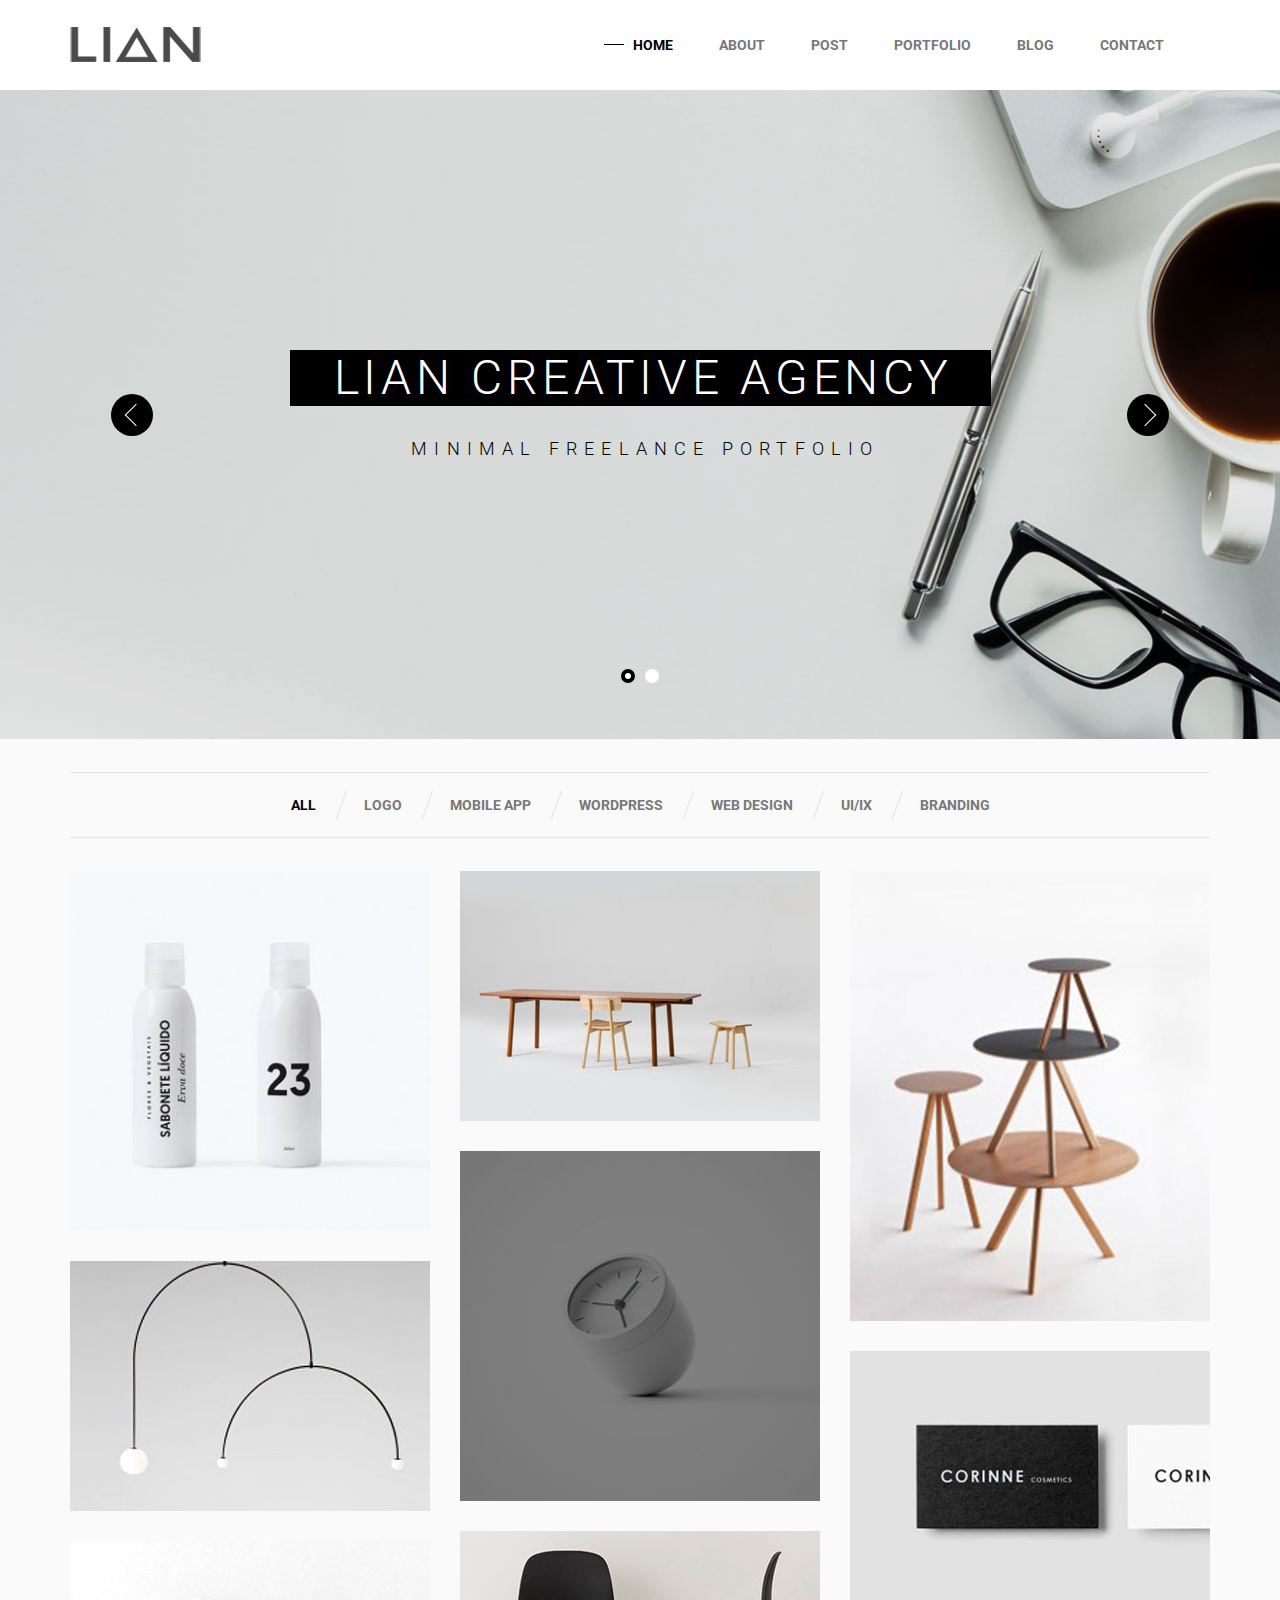
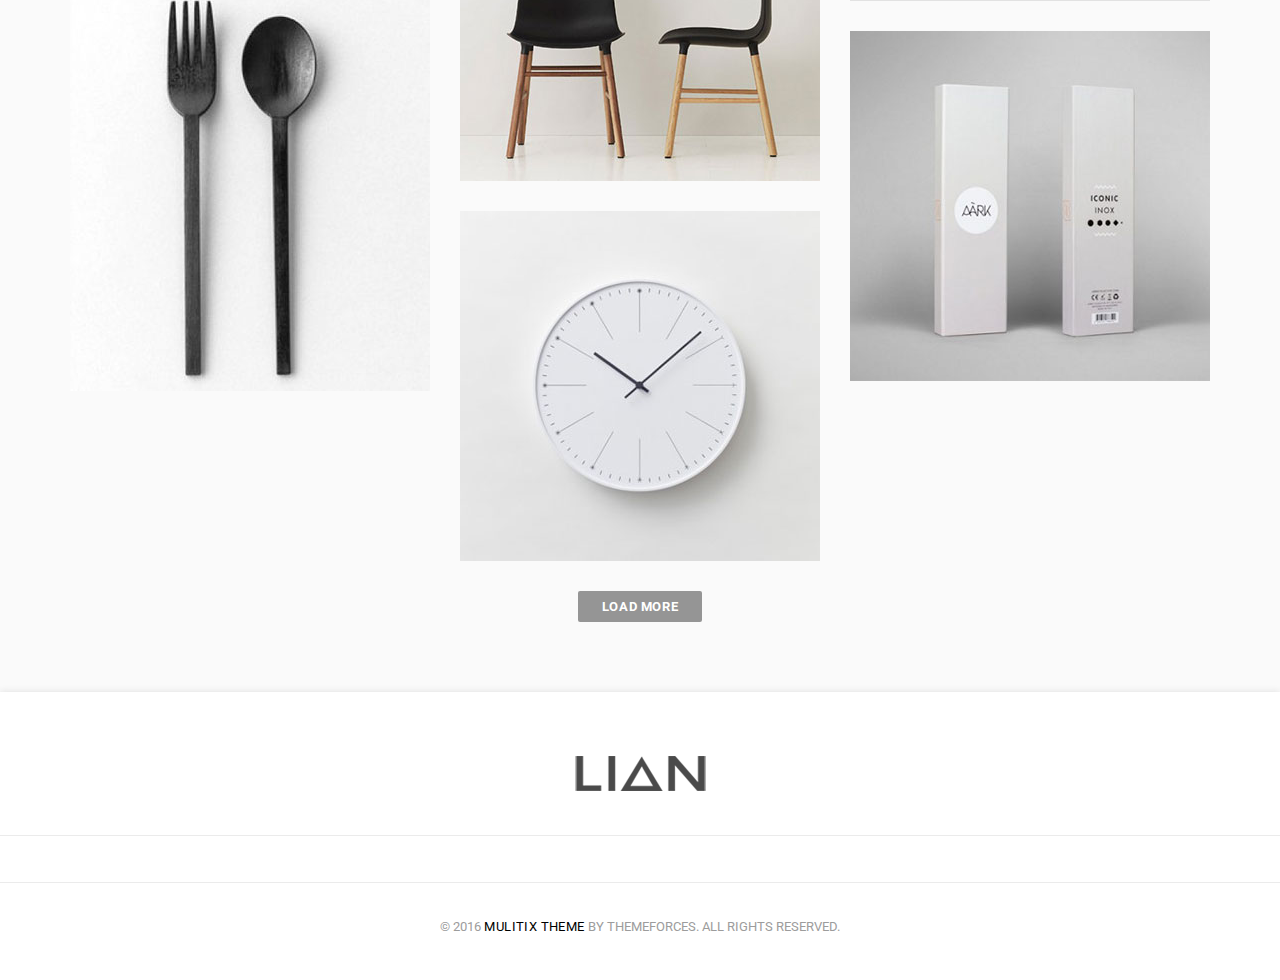
<file: index.html>
<!doctype html>
<html>
    <head>
      <meta name="viewport" content="width=device-width, inital-scale=1.0">
      <link href="https://fonts.googleapis.com/css?family=Roboto:300,400,700" rel="stylesheet">
      <link rel="stylesheet" href="https://use.fontawesome.com/releases/v5.8.1/css/all.css" integrity="sha384-50oBUHEmvpQ+1lW4y57PTFmhCaXp0ML5d60M1M7uH2+nqUivzIebhndOJK28anvf" crossorigin="anonymous">
      <link href="./css/main.css" rel="stylesheet">
      <title>Верстка. Шаблон Lian.</title>
    </head>
    <body>
      <div class="page">
        <header class="header">
          <div class="header__block">
            <div class="header__logo logo">
                <a href="index.html" class="logo__link">
                  <img src="img/logo/logo.gif" class="logo__img" alt="logo">
                </a>
            </div>
            <nav class="header__nav nav">
              <div class="nav__burger">
                <span class="nav__burger-line"></span>
                <span class="nav__burger-line"></span>
                <span class="nav__burger-line"></span>
                <span class="nav__burger-line"></span>
              </div>
              <ul class="nav__list">
                <li class="nav__item"><a href="index.html" class="nav__link nav__link_active">Home</a></li>
                <li class="nav__item"><a href="about.html" class="nav__link">About</a></li>
                <li class="nav__item"><a href="single_post.html" class="nav__link">Post</a></li>
                <li class="nav__item"><a href="portfolio.html" class="nav__link">Portfolio</a></li>
                <li class="nav__item"><a href="blog.html" class="nav__link">Blog</a></li>
                <li class="nav__item"><a href="contact.html" class="nav__link">Contact</a></li>
                <li class="nav__item"><a href="#" class="nav__link"><i class="fas fa-search"></i></a></li>
              </ul>
            </nav>
          </div>
        </header>
        
          <section class="page__slider slider">
            <div class="owl-carousel">
              <div class="slider__item" style="background-image: url(./img/slider/slide_001.jpg)">
                <div class="slider__content">
                  <p class="slider__title">lian creative agency</p>
                  <p class="slider__text">minimal freelance portfolio</p>
                </div>
              </div>
              <div class="slider__item" style="background-image: url(./img/slider/slide_002.jpg)">
                <div class="slider__content">
                  <p class="slider__title">design & branding</p>
                  <p class="slider__text">we deliver quality results</p>
                </div>
              </div>
            </div>

          </section>

        <div class="page__containter">
          <section class="menu">
            <ul class="menu__list">
              <li class="menu__item"> <a href="#" class="menu__link menu__link_active">All</a></li>
              <li class="menu__item"> <a href="#" class="menu__link">Logo</a></li>
              <li class="menu__item"> <a href="#" class="menu__link">Mobile App</a></li>
              <li class="menu__item"> <a href="#" class="menu__link">WordPress</a></li>
              <li class="menu__item"> <a href="#" class="menu__link">Web Design</a></li>
              <li class="menu__item"> <a href="#" class="menu__link">UI/IX</a></li>
              <li class="menu__item"> <a href="#" class="menu__link">Branding</a></li>
            </ul>
          </section>
            <main class="portfolio">
              <ul class="portfolio__list">
                <li class="portfolio__item">
                  <a href="#" class="portfolio__link">
                    <img class="portfolio__img" src="img/portfolio/b23.jpg" alt="bottle nomber 23" >
                    <div class="portfolio__cover"></div>
                  </a>
                </li>
                <li class="portfolio__item">
                  <a href="#" class="portfolio__link">
                    <img class="portfolio__img" src="img/portfolio/table.jpg" alt="table" >
                    <div class="portfolio__cover"></div>
                  </a>
                </li>
                <li class="portfolio__item">
                  <a href="#" class="portfolio__link">
                    <img class="portfolio__img" src="img/portfolio/4table.jpg" alt="four table" >
                    <div class="portfolio__cover"></div>
                  </a>
                </li>
                <li class="portfolio__item">
                  <a href="#" class="portfolio__link">
                    <img class="portfolio__img" src="img/portfolio/clock.jpg" alt="clock" >
                    <div class="portfolio__cover"></div>
                  </a>
                </li>
                <li class="portfolio__item">
                  <a href="#" class="portfolio__link">
                    <img class="portfolio__img" src="img/portfolio/lamp.jpg" alt="lamp" >
                    <div class="portfolio__cover"></div>
                  </a>
                </li>
                <li class="portfolio__item">
                  <a href="#" class="portfolio__link">
                    <img class="portfolio__img" src="img/portfolio/visitingcard.jpg" alt="business card" >
                    <div class="portfolio__cover"></div>
                  </a>
                </li>
                <li class="portfolio__item">
                  <a href="#" class="portfolio__link">
                    <img class="portfolio__img" src="img/portfolio/chair.jpg" alt="chair" >
                    <div class="portfolio__cover"></div>
                  </a>
                </li>
                <li class="portfolio__item">
                  <a href="#" class="portfolio__link">
                    <img class="portfolio__img" src="img/portfolio/forkspoon.jpg" alt="fork and spoon" >
                    <div class="portfolio__cover"></div>
                  </a>
                </li>
                <li class="portfolio__item">
                  <a href="#" class="portfolio__link">
                    <img class="portfolio__img" src="img/portfolio/iconikinox.jpg" alt="iconikinox" >
                    <div class="portfolio__cover"></div>
                  </a>
                </li>
                <li class="portfolio__item">
                  <a href="#" class="portfolio__link">
                    <img class="portfolio__img" src="img/portfolio/bigclock.jpg" alt="big clock" >
                    <div class="portfolio__cover"></div>
                  </a>
                </li>
              </ul>
              <div class="portfolio__footer">
                <button class="button button_light">Load more</button>
              </div>
          </div>

          <footer class="footer">
            <div class="footer__logo logo">
                <a href="index.html" class="logo__link">
                  <img src="img/logo/logo.gif" class="logo__img" alt="logo">
                </a>
            </div>
            <div class="footer__social social">
              <ul class="social__list">
                <li class="social__item">
                  <a href="#" class="social__link social__link_facebook">
                      <i class="fab fa-facebook-f"></i>
                  </a>
                </li>
                <li class="social__item">
                    <a href="#" class="social__link social__link_googleplus">
                        <i class="fab fa-google-plus-g"></i>
                    </a>
                </li>
                <li class="social__item">
                  <a href="#" class="social__link social__link_twitter">
                      <i class="fab fa-twitter"></i>
                  </a>
                </li>
                <li class="social__item">
                  <a href="#" class="social__link social__link_linkedin">
                      <i class="fab fa-linkedin-in"></i>
                  </a>
                </li>
                <li class="social__item">
                  <a href="#" class="social__link social__link_basket">
                      <i class="fab fa-dribbble"></i>
                  </a>
                </li>
                <li class="social__item">
                  <a href="#" class="social__link social__link_pinterest">
                      <i class="fab fa-pinterest-p"></i>
                  </a>
                </li>
                <li class="social__item">
                  <a href="#" class="social__link social__link_instagram">
                      <i class="fab fa-instagram"></i>
                  </a>
                </li>
              </ul>
            </div>  
            <div class="footer__copyright copyright">
              <div class="copyright__text">© 2016 
                <a href="#" class="copyright__link">Mulitix Theme</a> 
              by ThemeForces. All Rights Reserved.</div>
            </div>
          </footer>

      </div>
      <script src="./js/scripts.js"></script>
    </body>
</html>
</file>
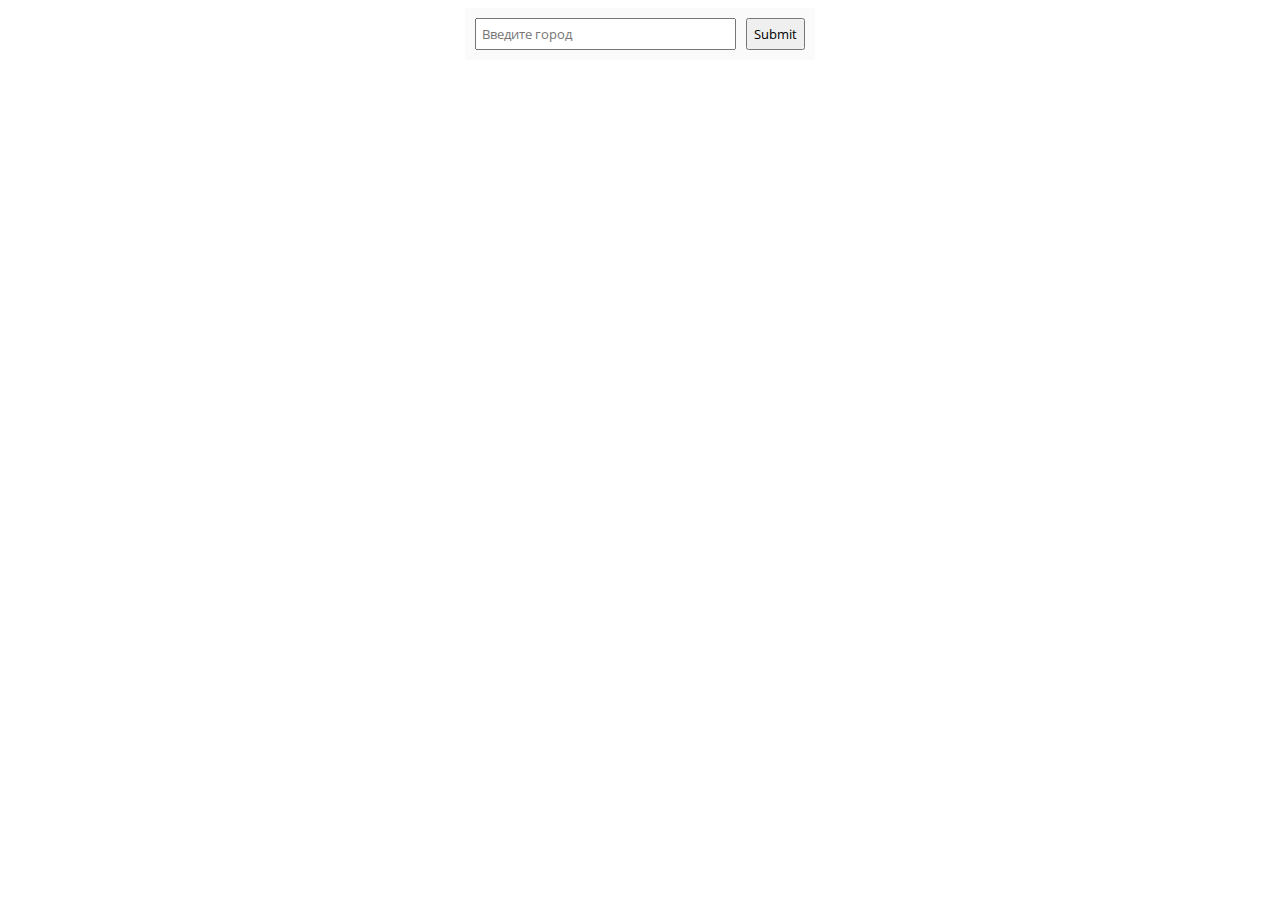
<file: weather-app/index.html>
<!DOCTYPE html>
<html lang="ru">
  <head>
    <meta charset="utf-8" />
    <meta name="viewport" content="width=device-width, initial-scale=1" />
    <link href="https://fonts.googleapis.com/css?family=Open+Sans:400,700|Oswald:700&display=swap&subset=cyrillic-ext" rel="stylesheet">
    <link href="./style.css" rel="stylesheet">
    <title>weather app</title>
  </head>
  <body>
    <div class="page">
      <div class="page__containter">
        <div class="weatherbox">
          <div class="weatherbox__serch">
            <form class="form" id="form" name="wform" action="" method="get">
              <input class="form__search" name="search" value='' placeholder="Введите город">
              <input class="form__submit" type="submit" name="submit">
            </form>
          </div>
        </div>
      </div>
    </div>
    <script src="./weather.js"></script>
  </body>
</html>
</file>
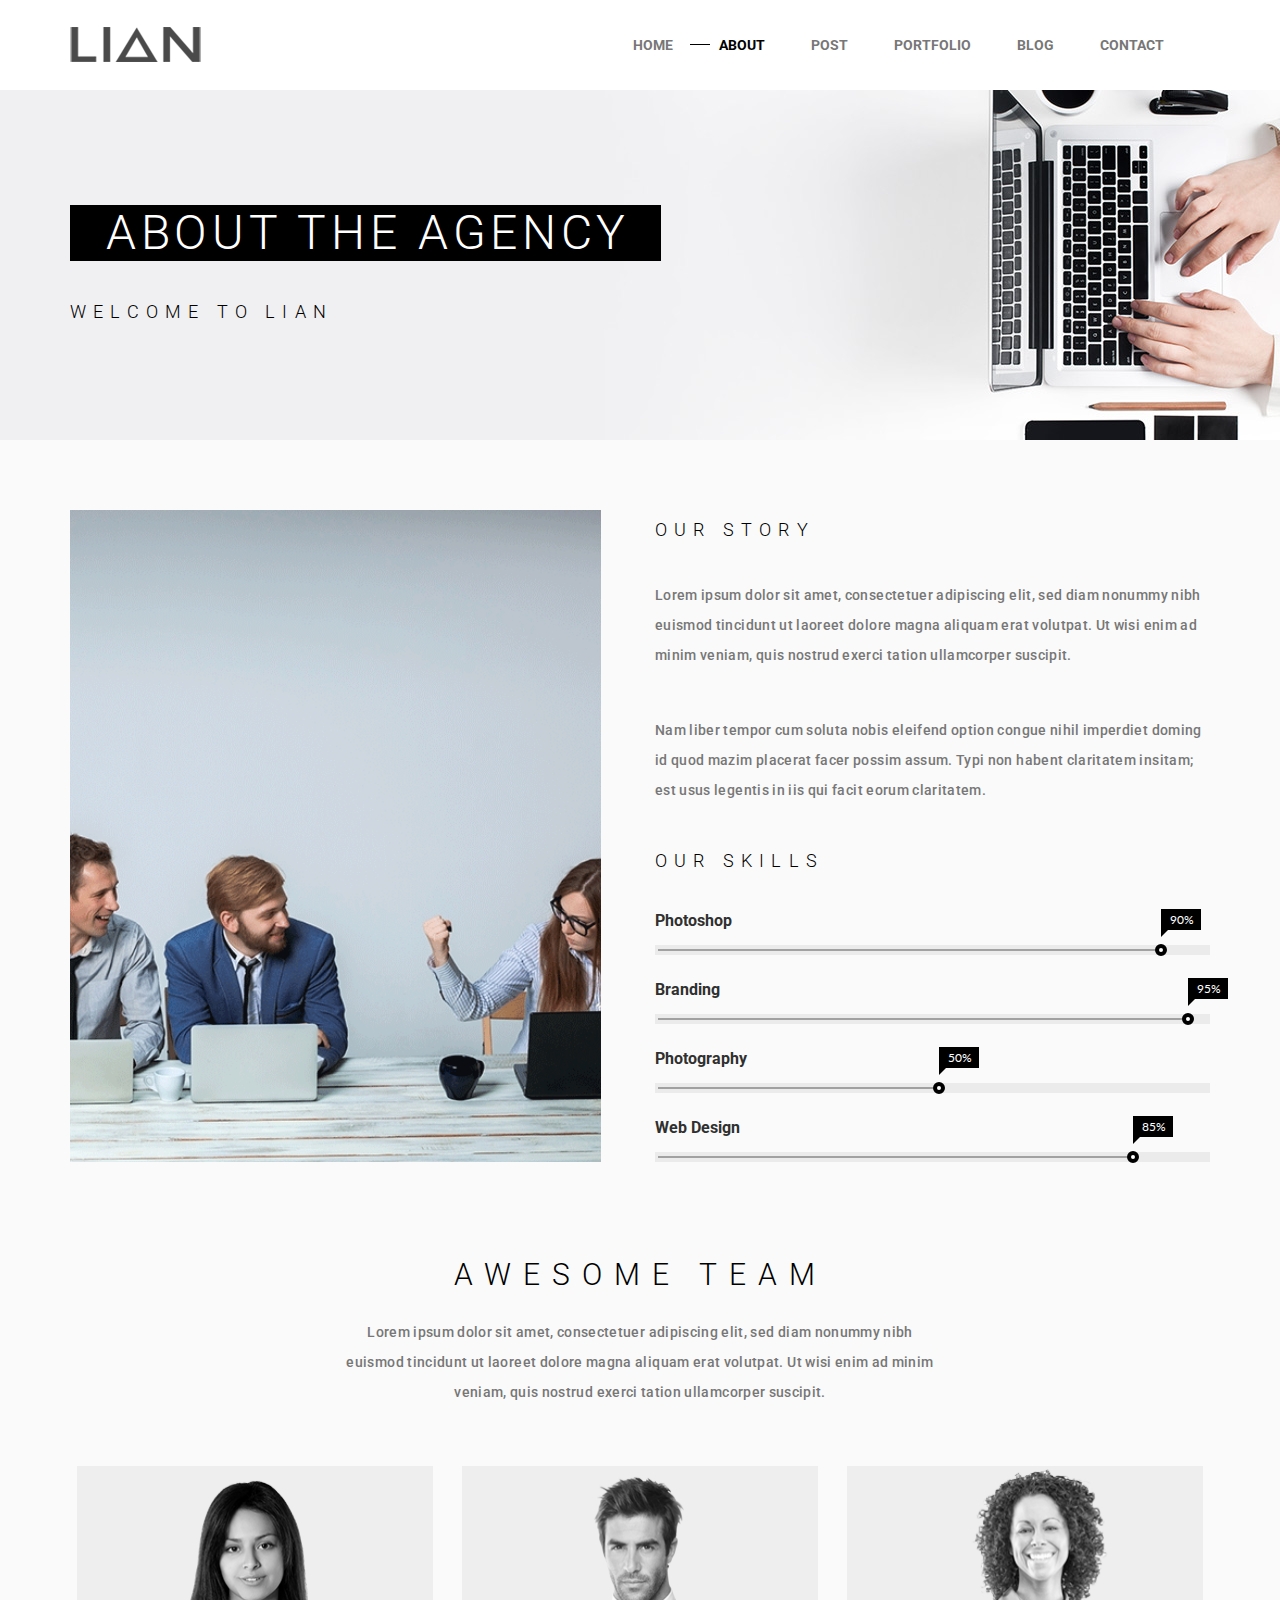
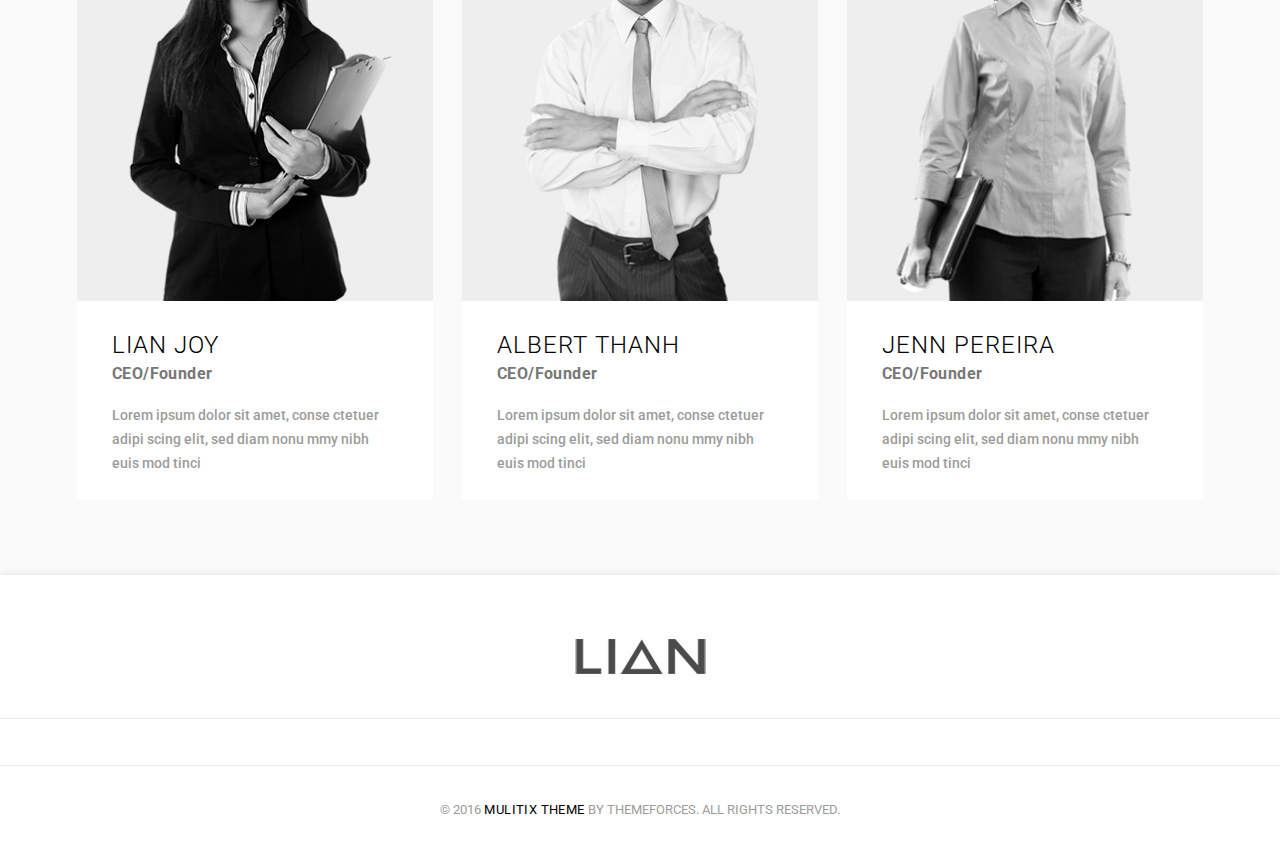
<file: about.html>
<!doctype html>
<html>
    <head>
      <meta name="viewport" content="width=device-width, inital-scale=1.0">
      <link href="https://fonts.googleapis.com/css?family=Roboto:300,400,700" rel="stylesheet">
      <link href="https://fonts.googleapis.com/css?family=PT+Serif:400i,700i" rel="stylesheet">
      <link href="https://fonts.googleapis.com/css?family=Lato" rel="stylesheet">
      <link rel="stylesheet" href="https://use.fontawesome.com/releases/v5.8.1/css/all.css" integrity="sha384-50oBUHEmvpQ+1lW4y57PTFmhCaXp0ML5d60M1M7uH2+nqUivzIebhndOJK28anvf" crossorigin="anonymous">
      <link href="./css/main.css" rel="stylesheet">
       <title>Верстка. Шаблон Lian.</title>
    </head>
    <body>
      <div class="page">
          <header class="header">
              <div class="header__block">
                  <div class="header__logo logo">
                      <a href="index.html" class="logo__link">
                        <img src="img/logo/logo.gif" class="logo__img" alt="logo">
                      </a>
                  </div>
                <nav class="header__nav nav">
                  <div class="nav__burger">
                    <span class="nav__burger-line"></span>
                    <span class="nav__burger-line"></span>
                    <span class="nav__burger-line"></span>
                    <span class="nav__burger-line"></span>
                  </div>
                  <ul class="nav__list">
                    <li class="nav__item"><a href="index.html" class="nav__link">Home</a></li>
                    <li class="nav__item"><a href="about.html" class="nav__link nav__link_active">About</a></li>
                    <li class="nav__item"><a href="single_post.html" class="nav__link">Post</a></li>
                    <li class="nav__item"><a href="portfolio.html" class="nav__link">Portfolio</a></li>
                    <li class="nav__item"><a href="blog.html" class="nav__link">Blog</a></li>
                    <li class="nav__item"><a href="contact.html" class="nav__link">Contact</a></li>
                    <li class="nav__item"><a href="#" class="nav__link"><i class="fas fa-search"></i></a></li>
                  </ul>
                </nav>
              </div>   
            </header>

            <section class="page__banner banner">
              <div class="banner__item" style="background-image: url(./img/banner/about_the_agency.jpg)">
                <div class="banner__content">
                  <p class="banner__title">About The Agency</p>
                  <p class="banner__text">Welcome to Lian</p>
                </div>
              </div>
            </section>

            <div class="page__containter about">
              <div class="about__story">
                <img src="img/about/team.png" class="about__img">
                <div class="about__block">
                  <div class="about__content">
                    <h2 class="about__content-heading">Our Story</h2>
                    <p class="about__content-text">
                        Lorem ipsum dolor sit amet, consectetuer adipiscing elit, 
                        sed diam nonummy nibh euismod tincidunt ut laoreet dolore magna 
                        aliquam erat volutpat. Ut wisi enim ad minim veniam, quis nostrud 
                        exerci tation ullamcorper suscipit.
                    </p>
                    <p class="about__content-text">
                        Nam liber tempor cum soluta nobis eleifend option congue nihil 
                        imperdiet doming id quod mazim placerat facer possim assum. 
                        Typi non habent claritatem insitam; est usus legentis in iis qui facit eorum claritatem.
                    </p>
                    <h2 class="about__content-heading">Our SKills</h2>
                    <div class="about__content-skills skill">
                      <div class="skill__item">
                        <span class="skill__name">Photoshop</span>
                        <div class="skill__line">
                          <div class="skill__result" style="width: calc(90% - 3px)"></div>
                          <div class="skill__round" style="left: 90%"></div>
                          <div class="skill__flag" style="left: 90%">90%</div>
                        </div>
                      </div>
                      <div class="skill__item">
                        <span class="skill__name">Branding</span>
                        <div class="skill__line">
                          <div class="skill__result" style="width: calc(95% - 3px)"></div>
                          <div class="skill__round" style="left: 95%"></div>
                          <div class="skill__flag" style="left: 95%">95%</div>
                        </div>
                      </div>
                      <div class="skill__item">
                        <span class="skill__name">Photography</span>
                        <div class="skill__line">
                          <div class="skill__result" style="width: calc(50% - 3px)"></div>
                          <div class="skill__round" style="left: 50%"></div>
                          <div class="skill__flag" style="left: 50%">50%</div>
                        </div>
                      </div>
                      <div class="skill__item">
                        <span class="skill__name">Web Design</span>
                        <div class="skill__line">
                          <div class="skill__result" style="width: calc(85% - 3px)"></div>
                          <div class="skill__round" style="left: 85%"></div>
                          <div class="skill__flag" style="left: 85%">85%</div>
                        </div>
                      </div>
                    </div>
                  </div>
                </div>
              </div>
              <div class="about__team">
                <div class="section-title">
                  <h2 class="section-title__heading">Awesome Team</h2>
                  <p class="section-title__text">Lorem ipsum dolor sit amet, 
                    consectetuer adipiscing elit, sed diam nonummy nibh euismod tincidunt 
                    ut laoreet dolore magna aliquam erat volutpat. Ut wisi enim ad minim veniam, 
                    quis nostrud exerci tation ullamcorper suscipit.
                  </p>
                </div>
                <div class="about__team-cards card">
                  <div class="card__item card__item_bg-white">
                    <img class="card__img" src="img/about/lian_joy.png" alt="Ceo/Founder Lian Joy">
                    <div class="card__block">
                      <h3 class="card__heading">Lian Joy</h3>
                      <span class="card__position">CEO/Founder</span>
                      <p class="card__text">Lorem ipsum dolor sit amet, conse ctetuer adipi 
                        scing elit, sed diam nonu mmy nibh euis mod tinci 
                      </p>
                    </div>  
                  </div>
                  <div class="card__item card__item_bg-white">
                    <img class="card__img" src="img/about/albert_thanh.png" alt="Ceo/Founder Albert Thanh">
                    <div class="card__block">
                      <h3 class="card__heading">Albert Thanh </h3>
                      <span class="card__position">CEO/Founder</span>
                      <p class="card__text">Lorem ipsum dolor sit amet, conse ctetuer adipi 
                          scing elit, sed diam nonu mmy nibh euis mod tinci 
                      </p>
                    </div>
                  </div>
                  <div class="card__item card__item_bg-white">
                    <img class="card__img"  src="img/about/jenn_pereira.png" alt="Ceo/Founder Jenn Pereira">
                    <div class="card__block">
                      <h3 class="card__heading">Jenn Pereira</h3>
                      <span class="card__position">CEO/Founder</span>
                      <p class="card__text">Lorem ipsum dolor sit amet, conse ctetuer adipi 
                          scing elit, sed diam nonu mmy nibh euis mod tinci 
                      </p>
                    </div>
                  </div>
                </div>
              </div>
            </div>

            <footer class="footer">
              <div class="footer__logo logo">
                  <a href="index.html" class="logo__link">
                    <img src="img/logo/logo.gif" class="logo__img" alt="logo">
                  </a>
              </div>
              <div class="footer__social social">
                <ul class="social__list">
                  <li class="social__item">
                    <a href="#" class="social__link social__link_facebook">
                        <i class="fab fa-facebook-f"></i>
                    </a>
                  </li>
                  <li class="social__item">
                      <a href="#" class="social__link social__link_googleplus">
                          <i class="fab fa-google-plus-g"></i>
                      </a>
                  </li>
                  <li class="social__item">
                    <a href="#" class="social__link social__link_twitter">
                        <i class="fab fa-twitter"></i>
                    </a>
                  </li>
                  <li class="social__item">
                    <a href="#" class="social__link social__link_linkedin">
                        <i class="fab fa-linkedin-in"></i>
                    </a>
                  </li>
                  <li class="social__item">
                    <a href="#" class="social__link social__link_basket">
                        <i class="fab fa-dribbble"></i>
                    </a>
                  </li>
                  <li class="social__item">
                    <a href="#" class="social__link social__link_pinterest">
                        <i class="fab fa-pinterest-p"></i>
                    </a>
                  </li>
                  <li class="social__item">
                    <a href="#" class="social__link social__link_instagram">
                        <i class="fab fa-instagram"></i>
                    </a>
                  </li>
                </ul>
              </div>  
              <div class="footer__copyright copyright">
                <div class="copyright__text">© 2016 
                  <a href="#" class="copyright__link">Mulitix Theme</a> 
                by ThemeForces. All Rights Reserved.</div>
              </div>
            </footer>
      </div>
      <script src="./js/scripts.js"></script>
    </body>
</html>
</file>
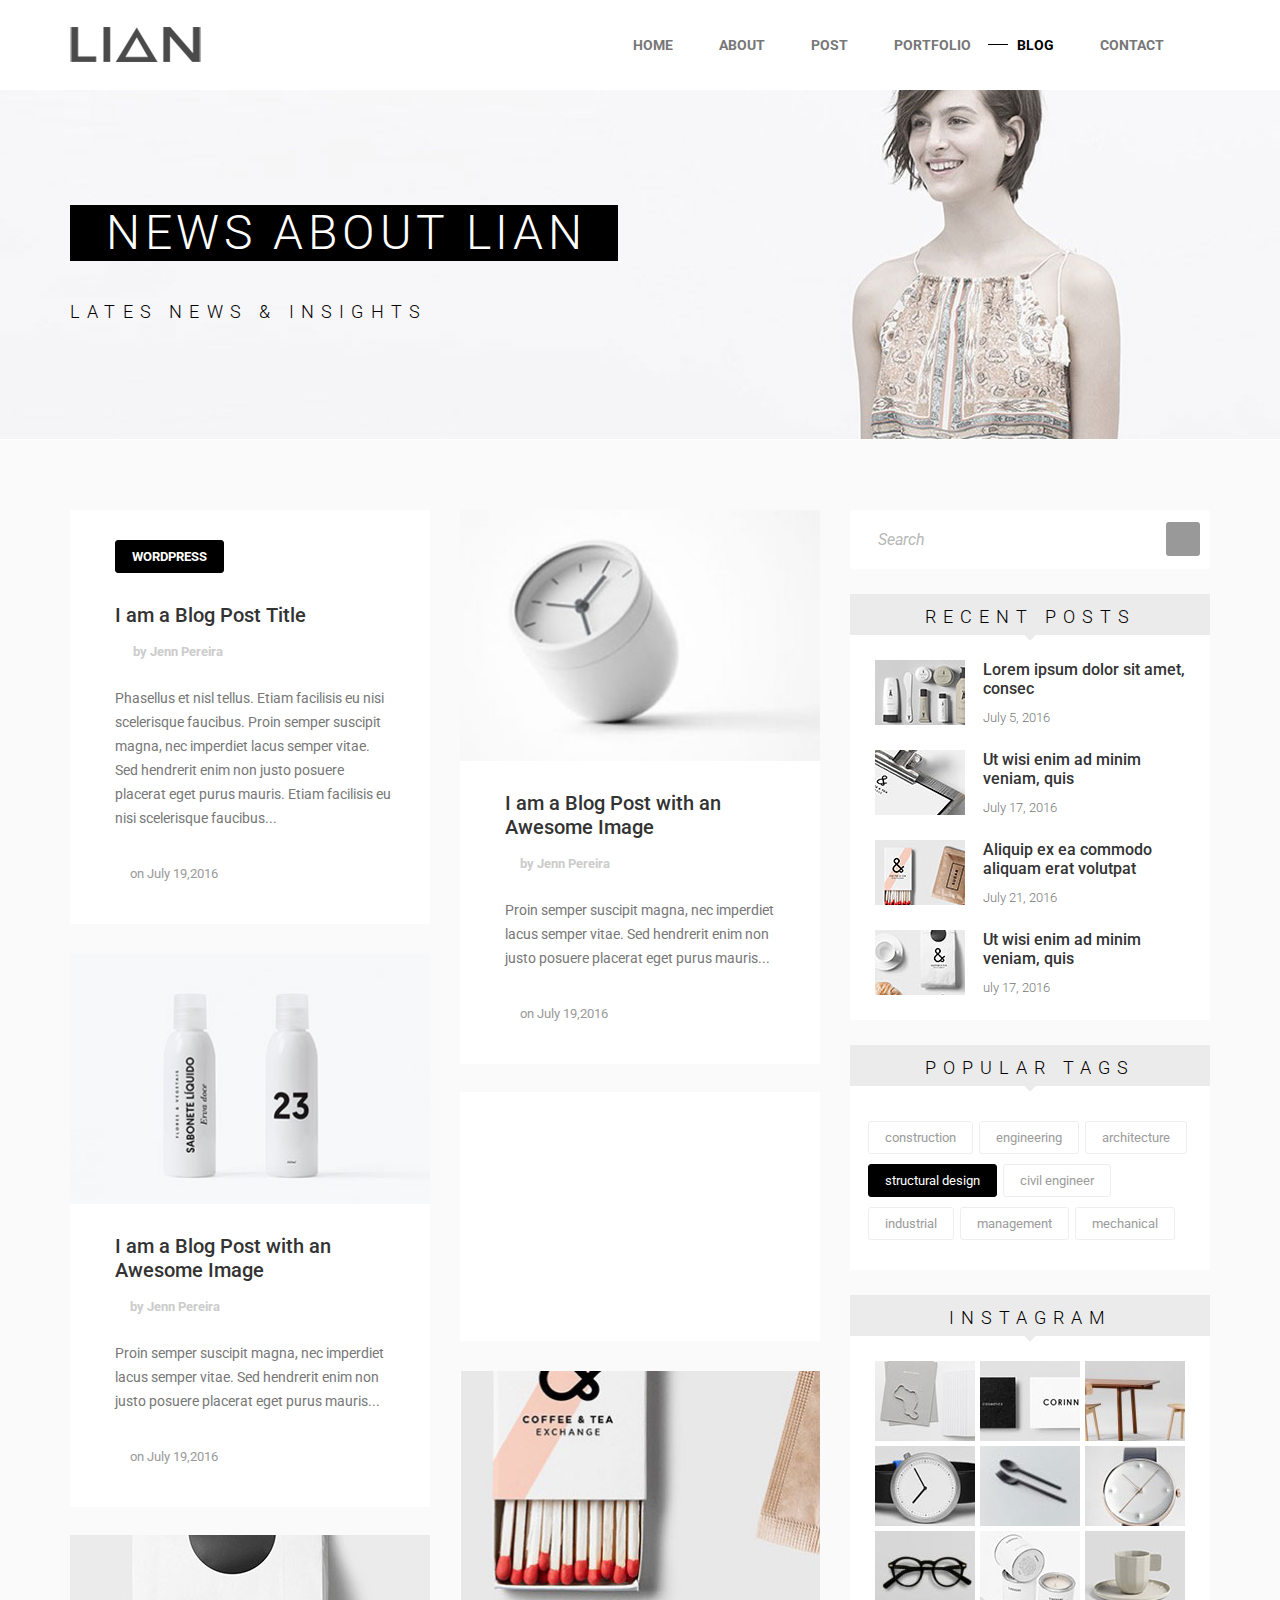
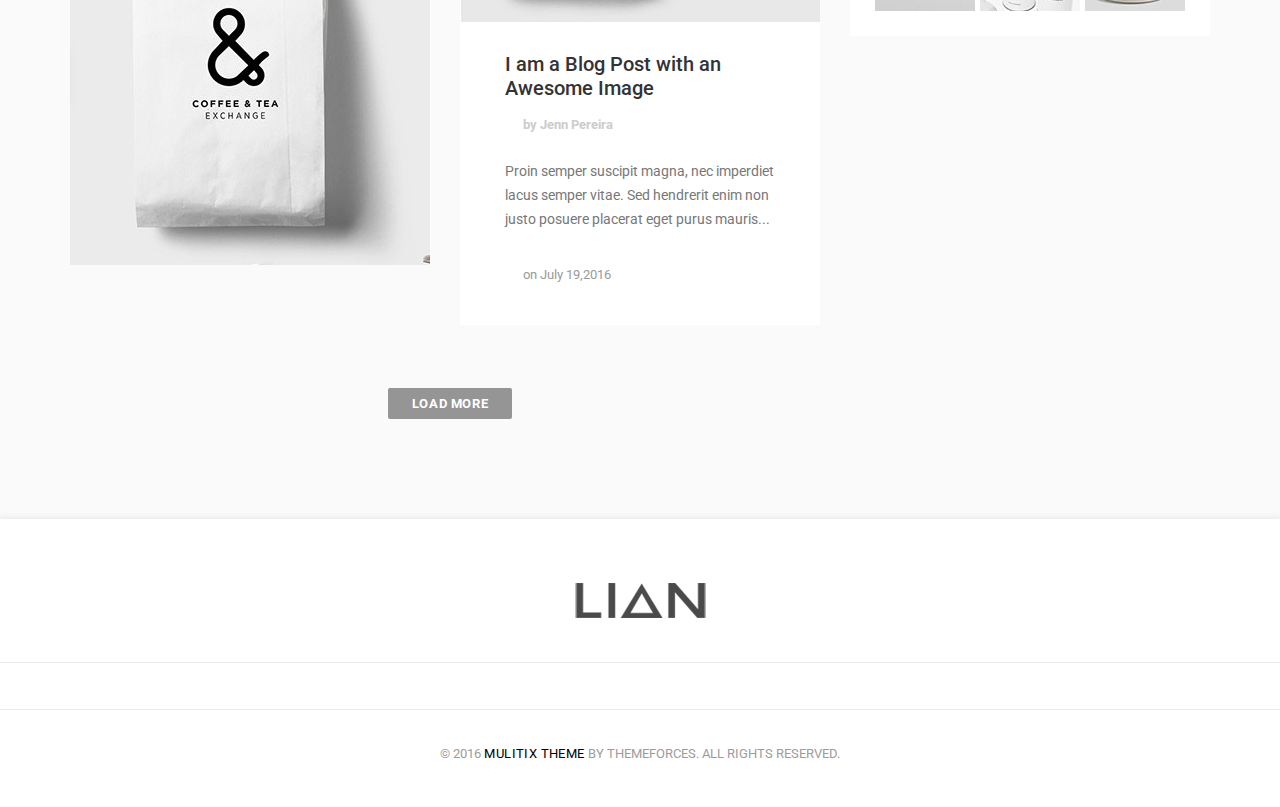
<file: blog.html>
<!doctype html>
<html>
    <head>
        <meta name="viewport" content="width=device-width, inital-scale=1.0">
       <link href="https://fonts.googleapis.com/css?family=Roboto:300,400,700" rel="stylesheet">
       <link rel="stylesheet" href="https://use.fontawesome.com/releases/v5.8.1/css/all.css" integrity="sha384-50oBUHEmvpQ+1lW4y57PTFmhCaXp0ML5d60M1M7uH2+nqUivzIebhndOJK28anvf" crossorigin="anonymous">
       <link href="./css/main.css" rel="stylesheet">
       <title>Верстка. Шаблон Lian.</title>
    </head>
    <body>
      <div class="page">
        <header class="header">
          <div class="header__block">
            <div class="header__logo logo">
               <a href="index.html" class="logo__link">
                  <img src="img/logo/logo.gif" class="logo__img" alt="logo">
                </a>
            </div>
            <nav class="header__nav nav">
              <div class="nav__burger">
                <span class="nav__burger-line"></span>
                <span class="nav__burger-line"></span>
                <span class="nav__burger-line"></span>
                <span class="nav__burger-line"></span>
              </div>
              <ul class="nav__list">
                <li class="nav__item"><a href="index.html" class="nav__link">Home</a></li>
                <li class="nav__item"><a href="about.html" class="nav__link">About</a></li>
                <li class="nav__item"><a href="single_post.html" class="nav__link">Post</a></li>
                <li class="nav__item"><a href="portfolio.html" class="nav__link">Portfolio</a></li>
                <li class="nav__item"><a href="blog.html" class="nav__link nav__link_active">Blog</a></li>
                <li class="nav__item"><a href="contact.html" class="nav__link">Contact</a></li>
                <li class="nav__item"><a href="#" class="nav__link"><i class="fas fa-search"></i></a></li>
              </ul>
            </nav>
          </div>   
        </header>

        <section class="page__banner banner">
          <div class="banner__item" style="background-image: url(./img/banner/news_about_lian.jpg)">
            <div class="banner__content">
              <p class="banner__title">News about lian</p>
              <p class="banner__text">Lates news & insights</p>
            </div>
          </div>
        </section>

        <div class="page__containter">
          <div class="blog">
            <section class="blog__main">
              <main class="blog__posts">
                <article class="post">
                  <div class="post__block">
                    <span href="#" class="post__tag tag tag_post">wordpress</span>
                    <a href="#" class="post__title-link">
                      <h2 class="post__title">I am a Blog Post Title</h2>
                    </a>
                    <span class="post__autor"> by Jenn Pereira</span>
                    <p class="post__text">
                      Phasellus et nisl tellus. Etiam facilisis eu nisi scelerisque faucibus. Proin semper suscipit magna, 
                      nec imperdiet lacus semper vitae. Sed hendrerit enim non justo posuere placerat eget purus mauris. Etiam 
                      facilisis eu nisi scelerisque faucibus...
                    </p>
                    <div class="post__footer">
                      <span class="post__date">on July 19,2016</span>
                      <div class="post__footer-block">
                        <span class="post__icon">
                            <i class="fas fa-share-alt"></i>
                        </span>
                        <span class="post__icon">
                            <i class="fas fa-heart"></i>
                        </span>
                      </div>
                    </div>
                  </div>
                </article>
                <article class="post">
                  <img src="img/posts/clock.jpg" class="post__img" alt="clock">
                  <div class="post__block">
                    <a href="#" class="post__title-link">
                      <h2 class="post__title">I am a Blog Post with an Awesome Image</h2>
                    </a>
                    <span class="post__autor">by Jenn Pereira</span>
                    <p class="post__text">
                      Proin semper suscipit magna, nec imperdiet lacus semper vitae. 
                      Sed hendrerit enim non justo posuere placerat eget purus mauris...
                    </p>
                    <div class="post__footer">
                      <span class="post__date">on July 19,2016</span>
                      <div class="post__footer-block">
                        <span class="post__icon">
                          <i class="fas fa-share-alt"></i>
                        </span>
                        <span class="post__icon">
                          <i class="fas fa-heart"></i>
                        </span>
                      </div>
                    </div>
                  </div>
                </article>
                  <article class="post">
                      <img src="img/posts/23.jpg" class="post__img" alt="bottle nomber 23"> 
                      <div class="post__block">
                        <a href="#" class="post__title-link">
                          <h2 class="post__title">I am a Blog Post with an Awesome Image</h2>
                        </a>
                        <span class="post__autor">by Jenn Pereira</span>
                        <p class="post__text">
                            Proin semper suscipit magna, nec imperdiet lacus semper vitae. 
                            Sed hendrerit enim non justo posuere placerat eget purus mauris...
                        </p>
                        <div class="post__footer">
                          <span class="post__date">on July 19,2016</span>
                          <div class="post__footer-block">
                            <span class="post__icon">
                                <i class="fas fa-share-alt"></i>
                            </span>
                            <span class="post__icon">
                                <i class="fas fa-heart"></i>
                            </span>
                          </div>
                        </div>
                      </div>
                    </article>
                    <article class="post">
                      <iframe width="100%" height="245" src="https://www.youtube.com/embed/Bt_AffK7rbU" frameborder="0" allow="accelerometer; autoplay; encrypted-media; gyroscope; picture-in-picture" allowfullscreen></iframe>
                    </article>
                    <article class="post">
                      <img src="img/posts/red_matches.jpg" class="post__img" alt="red matches">
                      <div class="post__block">
                        <a href="#" class="post__title-link">
                          <h2 class="post__title">I am a Blog Post with an Awesome Image</h2>
                        </a>
                        <span class="post__autor"> by Jenn Pereira</span>
                        <p class="post__text">
                            Proin semper suscipit magna, nec imperdiet lacus semper vitae. 
                            Sed hendrerit enim non justo posuere placerat eget purus mauris...
                        </p>
                        <div class="post__footer">
                          <span class="post__date"> on July 19,2016</span>
                          <div class="post__footer-block">
                            <span class="post__icon">
                                <i class="fas fa-share-alt"></i>
                            </span>
                            <span class="post__icon">
                                <i class="fas fa-heart"></i>
                            </span>
                          </div>
                        </div>
                      </div>
                    </article>
                    <article class="post">
                    <a href="#" class="post__img-link">
                      <img src="img/posts/coffee_tea_active.jpg" class="post__img" alt="coffee tea">
                      <div class="post__block">
                        <span href="#" class="post__tag tag tag_post">Image  Hover</span>
                        <h2 class="post__title">I am a Blog Post Title</h2>
                        <span class="post__autor">by Jenn Pereira</span>
                        <p class="post__text">
                          Phasellus et nisl tellus. Etiam facilisis eu nisi scelerisque 
                          faucibus. Proin semper suscipit magna, nec 
                          imperdiet lacus semper...
                        </p>
                        <div class="post__footer">
                          <span class="post__date">on July 19,2016</span>
                          <div class="post__footer-block">
                            <span class="post__icon">
                                <i class="fas fa-share-alt"></i>
                            </span>
                            <span class="post__icon">
                                <i class="fas fa-heart"></i>
                            </span>
                          </div>
                        </div>
                      </div>
                    </a>
                    </article>
              </main>
              <div class="blog__footer">
                <button class="button button_light">Load more</button>
              </div>
            </section>
            <section class="blog__sidebar">
              <aside class="blog__sidebar-search">
                <form class="search" action="" method="get">
                  <input class="search__input" name="s" placeholder="Search" type="text">
                  <button class="button search__button"type="submit"></button>
                </form>
              </aside> 
              <aside class="blog__sidebar-block sidebar-block">
                <div class="sidebar-block__header">
                  <h3 class="sidebar-block__title">Recent Posts</h3>
                </div>
                <div class="sidebar-block__content">
                  <div class="mini-post">
                    <a href="#" class="mini-post__item">
                      <div class="mini-post__block-img">
                        <img src="img/recent_posts/tube.jpg" class="mini-post__img" alt="tube"> 
                      </div>
                      <div class="mini-post__block-info">
                        <span class="mini-post__title">Lorem ipsum dolor sit amet, consec</span>
                        <span class="mini-post__date">July 5, 2016</span>
                      </div>
                    </a>
                    <a href="#"  class="mini-post__item">
                      <div class="mini-post__block-img">
                        <img src="img/recent_posts/table.jpg" class="mini-post__img" alt="table"> 
                      </div>
                      <div class="mini-post__block-info">
                        <span class="mini-post__title">Ut wisi enim ad minim veniam, quis</span>
                        <span class="mini-post__date">July 17, 2016</span>
                      </div>
                    </a>
                    <a href="#"  class="mini-post__item">
                      <div class="mini-post__block-img">
                        <img src="img/recent_posts/red_matches_mini.jpg" class="mini-post__img" alt="red matches mini"> 
                      </div>
                      <div class="mini-post__block-info">
                        <span class="mini-post__title">Aliquip ex ea commodo aliquam erat volutpat</span>
                        <span class="mini-post__date">July 21, 2016</span>
                      </div>
                    </a>
                    <a href="#"  class="mini-post__item">
                      <div class="mini-post__block-img">
                        <img src="img/recent_posts/coffee.jpg" class="mini-post__img" alt="coffee"> 
                      </div>
                      <div class="mini-post__block-info">
                        <span class="mini-post__title">Ut wisi enim ad minim veniam, quis</span>
                        <span class="mini-post__date">uly 17, 2016</span>
                      </div>
                    </a>
                  </div>
                </div>
              </aside>
              <aside class="blog__sidebar-block sidebar-block">
                <div class="sidebar-block__header">
                  <h3 class="sidebar-block__title">Popular tags</h3>
                </div>
                <div class="sidebar-block__content">
                  <div class="tags">
                    <a href="#" class="tags__item tag">construction</a>
                    <a href="#" class="tags__item tag">engineering</a>
                    <a href="#" class="tags__item tag">architecture</a>
                    <a href="#" class="tags__item tag tag_active">structural design</a>
                    <a href="#" class="tags__item tag">civil engineer</a>
                    <a href="#" class="tags__item tag">industrial</a>
                    <a href="#" class="tags__item tag">management</a>
                    <a href="#" class="tags__item tag">mechanical</a>  
                  </div>
                </div>
              </aside> 
              <aside class="blog__sidebar-block sidebar-block">
                <div class="sidebar-block__header">
                  <h3 class="sidebar-block__title">Instagram</h3>
                </div>
                <div class="sidebar-block__content">
                  <div class="insta-list">
                    <div class="insta-list__item">
                      <a href="#" class="insta-list__link">
                        <img class="insta-list__img" src="img/instagram/folder_insta.jpg" alt="folder" >
                      </a>
                    </div>
                    <div class="insta-list__item">
                      <a href="#" class="insta-list__link">
                        <img class="insta-list__img" src="img/instagram/card_insta.jpg" alt="card" >
                      </a>
                    </div>
                    <div class="insta-list__item">
                      <a href="#" class="insta-list__link">
                        <img class="insta-list__img" src="img/instagram/table_chairs_insta.jpg" alt="table chairs" >
                      </a>
                    </div>
                    <div class="insta-list__item">
                      <a href="#" class="insta-list__link">
                        <img class="insta-list__img" src="img/instagram/watch_2_insta.jpg" alt="womens watch" >
                      </a>
                    </div>
                    <div class="insta-list__item">
                      <a href="#" class="insta-list__link">
                        <img class="insta-list__img" src="img/instagram/spoons_insta.jpg" alt="spoons" >
                      </a>
                    </div>
                    <div class="insta-list__item">
                      <a href="#" class="insta-list__link">
                        <img class="insta-list__img" src="img/instagram/watch_insta.jpg" alt="watch" >
                      </a>
                    </div>
                    <div class="insta-list__item">
                      <a href="#" class="insta-list__link">
                        <img class="insta-list__img" src="img/instagram/glasses_insta.jpg" alt="glasses" >
                      </a>
                    </div>
                    <div class="insta-list__item">
                      <a href="#" class="insta-list__link">
                        <img class="insta-list__img" src="img/instagram/can_insta.jpg" alt="can" >
                      </a>
                    </div>
                    <div class="insta-list__item">
                      <a href="#" class="insta-list__link">
                        <img class="insta-list__img" src="img/instagram/cup_insta.jpg" alt="cup" >
                      </a>
                    </div>
                  </div>
                </div>
              </aside>
            </section>
          </div>
        </div>

        <footer class="footer">
          <div class="footer__logo logo">
            <a href="index.html" class="logo__link">
              <img src="img/logo/logo.gif" class="logo__img" alt="logo">
            </a>
          </div>
          <div class="footer__social social">
            <ul class="social__list">
              <li class="social__item">
                <a href="#" class="social__link social__link_facebook">
                  <i class="fab fa-facebook-f"></i>
                </a>
              </li>
              <li class="social__item">
                <a href="#" class="social__link social__link_googleplus">
                  <i class="fab fa-google-plus-g"></i>
                </a>
              </li>
              <li class="social__item">
                <a href="#" class="social__link social__link_twitter">
                  <i class="fab fa-twitter"></i>
                </a>
              </li>
              <li class="social__item">
                <a href="#" class="social__link social__link_linkedin">
                  <i class="fab fa-linkedin-in"></i>
                </a>
              </li>
              <li class="social__item">
                <a href="#" class="social__link social__link_basket">
                  <i class="fab fa-dribbble"></i>
                </a>
              </li>
              <li class="social__item">
                <a href="#" class="social__link social__link_pinterest">
                  <i class="fab fa-pinterest-p"></i>
                </a>
              </li>
              <li class="social__item">
                <a href="#" class="social__link social__link_instagram">
                  <i class="fab fa-instagram"></i>
                </a>
              </li>
            </ul>
          </div>  
          <div class="footer__copyright copyright">
            <div class="copyright__text">© 2016 
              <a href="#" class="copyright__link">Mulitix Theme</a> 
              by ThemeForces. All Rights Reserved.</div>
            </div>
        </footer>
      </div>
    <script src="./js/scripts.js"></script>
    </body>
</html>
</file>
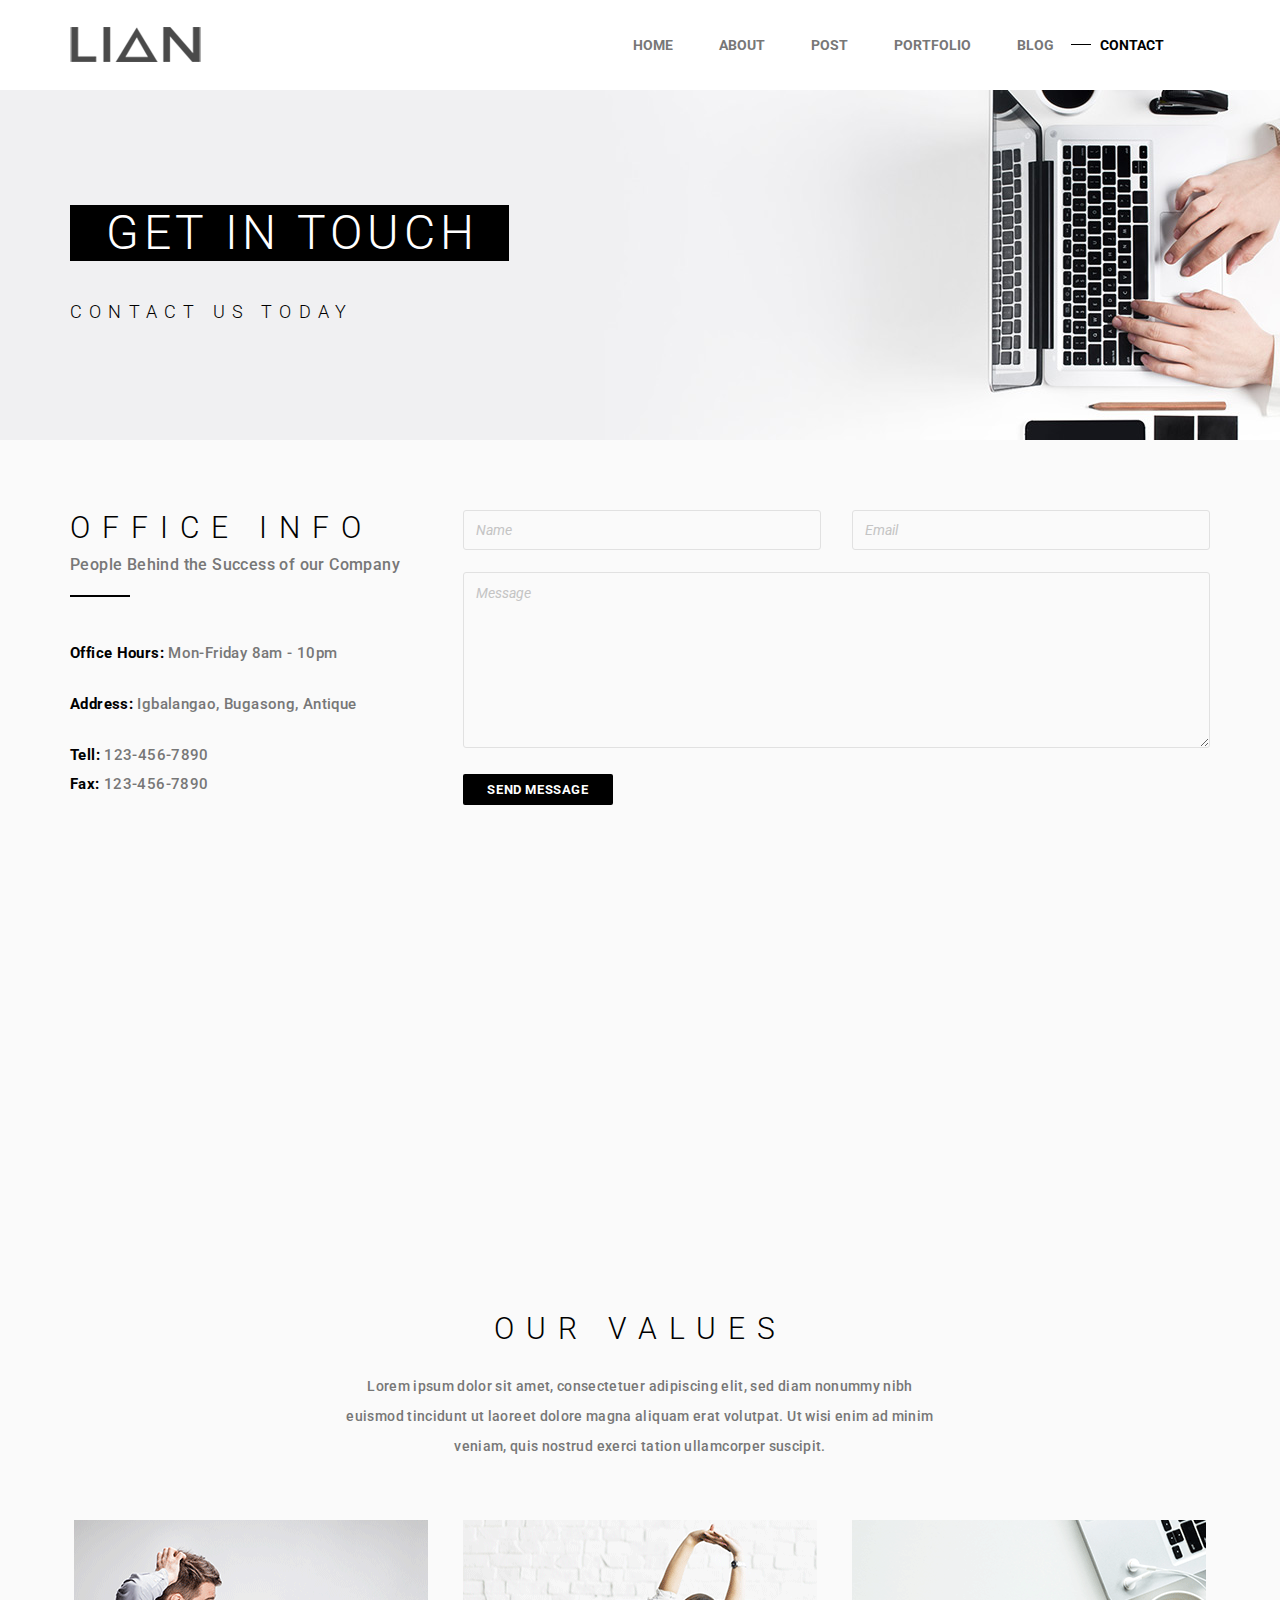
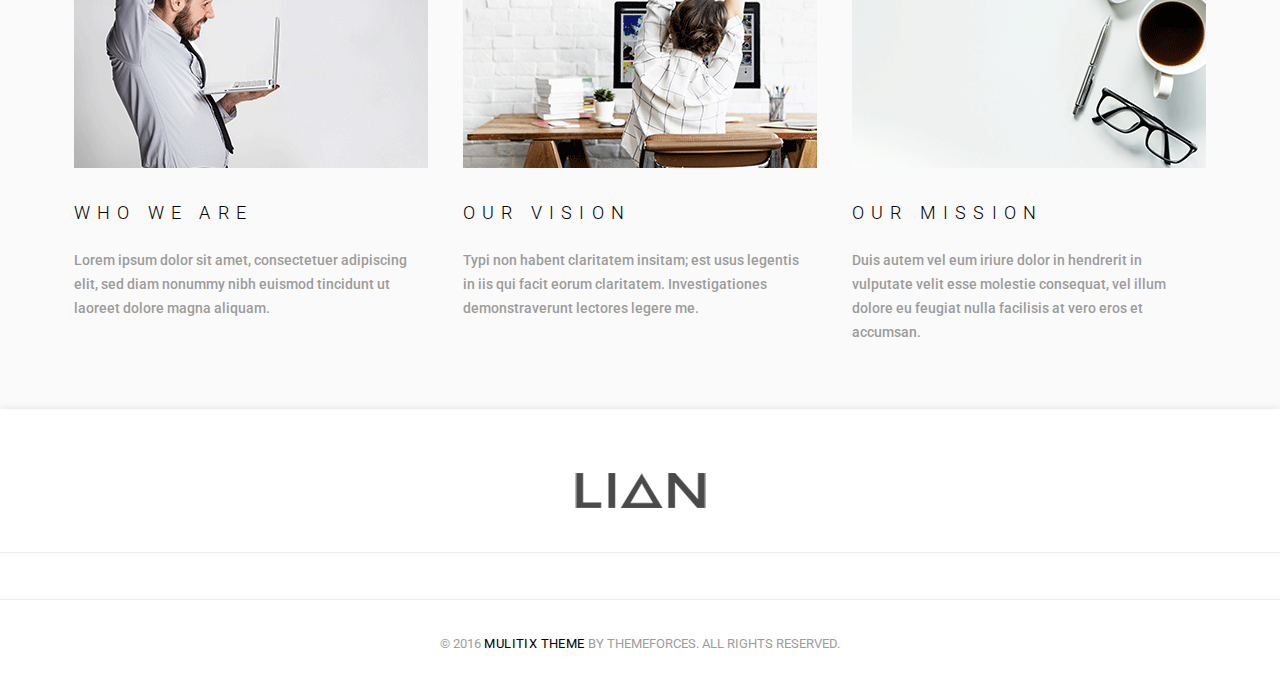
<file: contact.html>
<!doctype html>
<html>
    <head>
      <meta name="viewport" content="width=device-width, inital-scale=1.0">
      <link href="https://fonts.googleapis.com/css?family=Roboto:300,400,700" rel="stylesheet">
      <link href="https://fonts.googleapis.com/css?family=PT+Serif:400i,700i" rel="stylesheet">
      <link href="https://fonts.googleapis.com/css?family=Lato" rel="stylesheet">
      <link rel="stylesheet" href="https://use.fontawesome.com/releases/v5.8.1/css/all.css" integrity="sha384-50oBUHEmvpQ+1lW4y57PTFmhCaXp0ML5d60M1M7uH2+nqUivzIebhndOJK28anvf" crossorigin="anonymous">
      <link href="./css/main.css" rel="stylesheet">
       <title>Верстка. Шаблон Lian.</title>
    </head>
    <body>
      <div class="page">
          <header class="header">
              <div class="header__block">
                  <div class="header__logo logo">
                      <a href="index.html" class="logo__link">
                        <img src="img/logo/logo.gif" class="logo__img" alt="logo">
                      </a>
                  </div>
                <nav class="header__nav nav">
                  <div class="nav__burger">
                    <span class="nav__burger-line"></span>
                    <span class="nav__burger-line"></span>
                    <span class="nav__burger-line"></span>
                    <span class="nav__burger-line"></span>
                  </div>
                  <ul class="nav__list">
                    <li class="nav__item"><a href="index.html" class="nav__link">Home</a></li>
                    <li class="nav__item"><a href="about.html" class="nav__link">About</a></li>
                    <li class="nav__item"><a href="single_post.html" class="nav__link">Post</a></li>
                    <li class="nav__item"><a href="portfolio.html" class="nav__link">Portfolio</a></li>
                    <li class="nav__item"><a href="blog.html" class="nav__link">Blog</a></li>
                    <li class="nav__item"><a href="contact.html" class="nav__link nav__link_active">Contact</a></li>
                    <li class="nav__item"><a href="#" class="nav__link"><i class="fas fa-search"></i></a></li>
                  </ul>
                </nav>
              </div>   
            </header>

            <section class="page__banner banner">
              <div class="banner__item" style="background-image: url(./img/banner/about_the_agency.jpg)">
                <div class="banner__content">
                  <p class="banner__title">Get in Touch</p>
                  <p class="banner__text">Contact us Today</p>
                </div>
              </div>
            </section>

            <div class="page__containter info">
              <div class="info__office">
                <div class="info__title">
                  <h2 class="info__title-heading">Office info</h2>
                  <span class="info__title-text">People Behind the Success of our Company</span>
                </div>
                <div class="info__hours-address">
                  <span class="info__text-bold">Office Hours: </span>
                  <span class="info__text">Mon-Friday 8am - 10pm<span>
                </div>
                <div class="info__hours-address">
                  <span class="info__text-bold">Address: </span>
                  <span class="info__text">Igbalangao, Bugasong, Antique<span>
                </div>
                <div class="info__tell-fax">
                  <span class="info__text-bold">Tell: </span>
                  <span class="info__text">123-456-7890<span>
                </div>
                <div class="info__tell-fax">
                  <span class="info__text-bold">Fax: </span>
                  <span class="info__text">123-456-7890<span>
                </div>
              </div>
              <div class="info__form">
                <form class="form-comment" action="#" method="post">
                  <div class="form-comment__list info__form-list">
                    <input class="form-comment__input info__form-input" type="text" name="name" placeholder="Name" required>
                    <input class="form-comment__input info__form-input" type="text" name="email" placeholder="Email" required>
                  </div>
                  <div class="form-comment__block">
                    <textarea class="form-comment__textarea" name="message" cols="30" rows="10" placeholder="Message" required></textarea>
                  </div>
                    <div class="form-comment__block">
                      <button class="button" type="submit">Send message</button>
                    </div>
                  </form>
              </div>
            </div>

            <div class="page__map">
              <iframe src="https://www.google.com/maps/embed?pb=!1m18!1m12!1m3!1d2624.9914406081857!2d2.2922926156853722!3d48.85837360866202!2m3!1f0!2f0!3f0!3m2!1i1024!2i768!4f13.1!3m3!1m2!1s0x47e66e2964e34e2d%3A0x8ddca9ee380ef7e0!2z0K3QudGE0LXQu9C10LLQsCDQsdCw0YjQvdGP!5e0!3m2!1sru!2sru!4v1557482710012!5m2!1sru!2sru" width="100%" height="361" frameborder="0" style="border:0" allowfullscreen></iframe>
            </div>

            <div class="page__containter values">
              <div class="section-title">
                <h2 class="section-title__heading">Our Values</h2>
                <p class="section-title__text">Lorem ipsum dolor sit amet, 
                  consectetuer adipiscing elit, sed diam nonummy nibh euismod tincidunt 
                  ut laoreet dolore magna aliquam erat volutpat. Ut wisi enim ad minim veniam, 
                  quis nostrud exerci tation ullamcorper suscipit.
                </p>
              </div>
              <div class="values__cards"> 
                <div class="card values__card">
                  <div class="card__item values__item">
                    <img class="card__img values__img" src="img/values/who_we_are.png" alt="who we are">
                    <div class="card__block values__block">
                      <h3 class="card__heading values__heading">who we are</h3>
                      <p class="card__text">
                          Lorem ipsum dolor sit amet, consectetuer adipiscing elit, 
                          sed diam nonummy nibh euismod tincidunt ut laoreet dolore 
                          magna aliquam.
                      </p>
                    </div>  
                  </div>

                  <div class="card__item values__item">
                      <img class="card__img values__img" src="img/values/our_vision.png" alt="our vision">
                      <div class="card__block values__block">
                        <h3 class="card__heading values__heading">Our Vision</h3>
                        <p class="card__text">
                            Typi non habent claritatem insitam; est usus legentis 
                            in iis qui facit eorum claritatem. Investigationes demonstraverunt 
                            lectores legere me.
                        </p>
                      </div>  
                    </div>

                    <div class="card__item values__item">
                        <img class="card__img values__img" src="img/values/our_mission.png" alt="our mission">
                        <div class="card__block values__block">
                          <h3 class="card__heading values__heading">Our Mission</h3>
                          <p class="card__text">
                              Duis autem vel eum iriure dolor in hendrerit in vulputate velit 
                              esse molestie consequat, vel illum dolore eu feugiat nulla facilisis
                              at vero eros et accumsan.
                          </p>
                        </div>  
                      </div>
                </div>
              </div>
            </div>

            <footer class="footer">
              <div class="footer__logo logo">
                  <a href="index.html" class="logo__link">
                    <img src="img/logo/logo.gif" class="logo__img" alt="logo">
                  </a>
              </div>
              <div class="footer__social social">
                <ul class="social__list">
                  <li class="social__item">
                    <a href="#" class="social__link social__link_facebook">
                        <i class="fab fa-facebook-f"></i>
                    </a>
                  </li>
                  <li class="social__item">
                      <a href="#" class="social__link social__link_googleplus">
                          <i class="fab fa-google-plus-g"></i>
                      </a>
                  </li>
                  <li class="social__item">
                    <a href="#" class="social__link social__link_twitter">
                        <i class="fab fa-twitter"></i>
                    </a>
                  </li>
                  <li class="social__item">
                    <a href="#" class="social__link social__link_linkedin">
                        <i class="fab fa-linkedin-in"></i>
                    </a>
                  </li>
                  <li class="social__item">
                    <a href="#" class="social__link social__link_basket">
                        <i class="fab fa-dribbble"></i>
                    </a>
                  </li>
                  <li class="social__item">
                    <a href="#" class="social__link social__link_pinterest">
                        <i class="fab fa-pinterest-p"></i>
                    </a>
                  </li>
                  <li class="social__item">
                    <a href="#" class="social__link social__link_instagram">
                        <i class="fab fa-instagram"></i>
                    </a>
                  </li>
                </ul>
              </div>  
              <div class="footer__copyright copyright">
                <div class="copyright__text">© 2016 
                  <a href="#" class="copyright__link">Mulitix Theme</a> 
                by ThemeForces. All Rights Reserved.</div>
              </div>
            </footer>
      </div>
      <script src="./js/scripts.js"></script>
    </body>
</html>
</file>
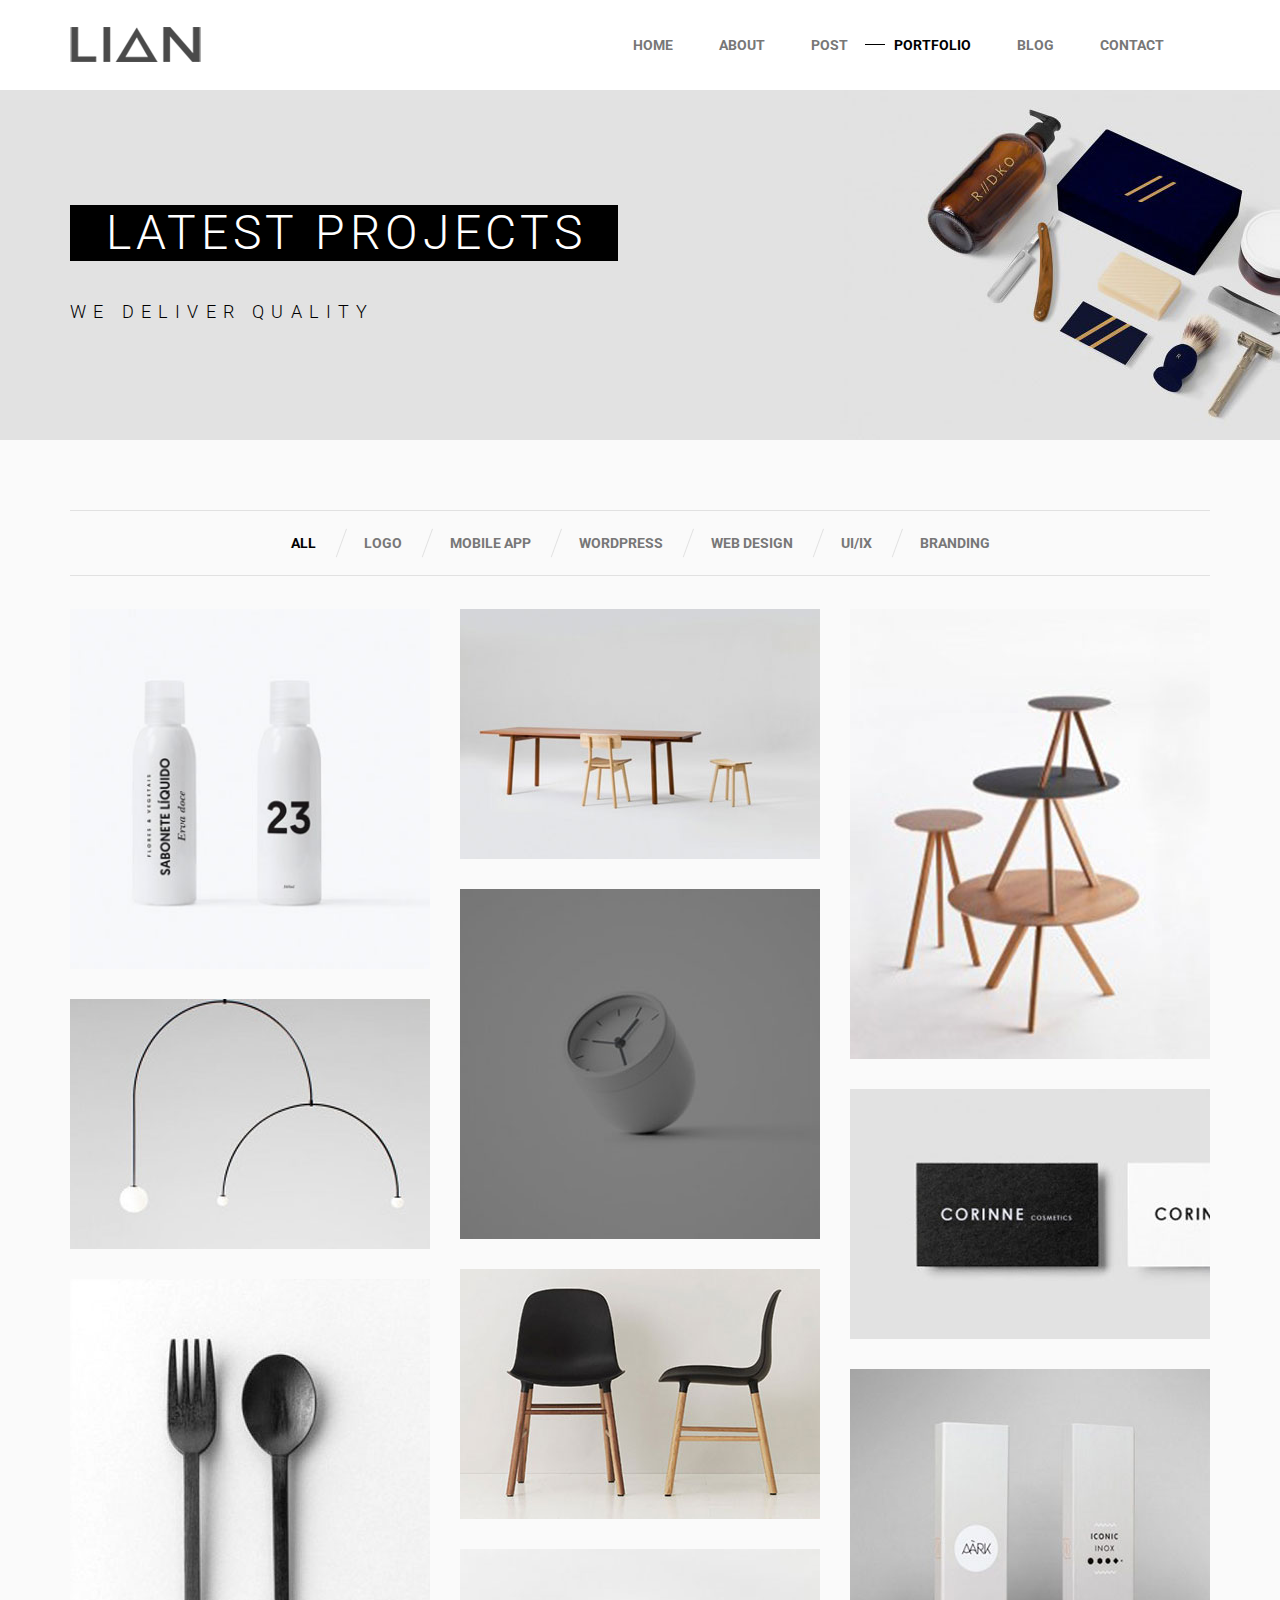
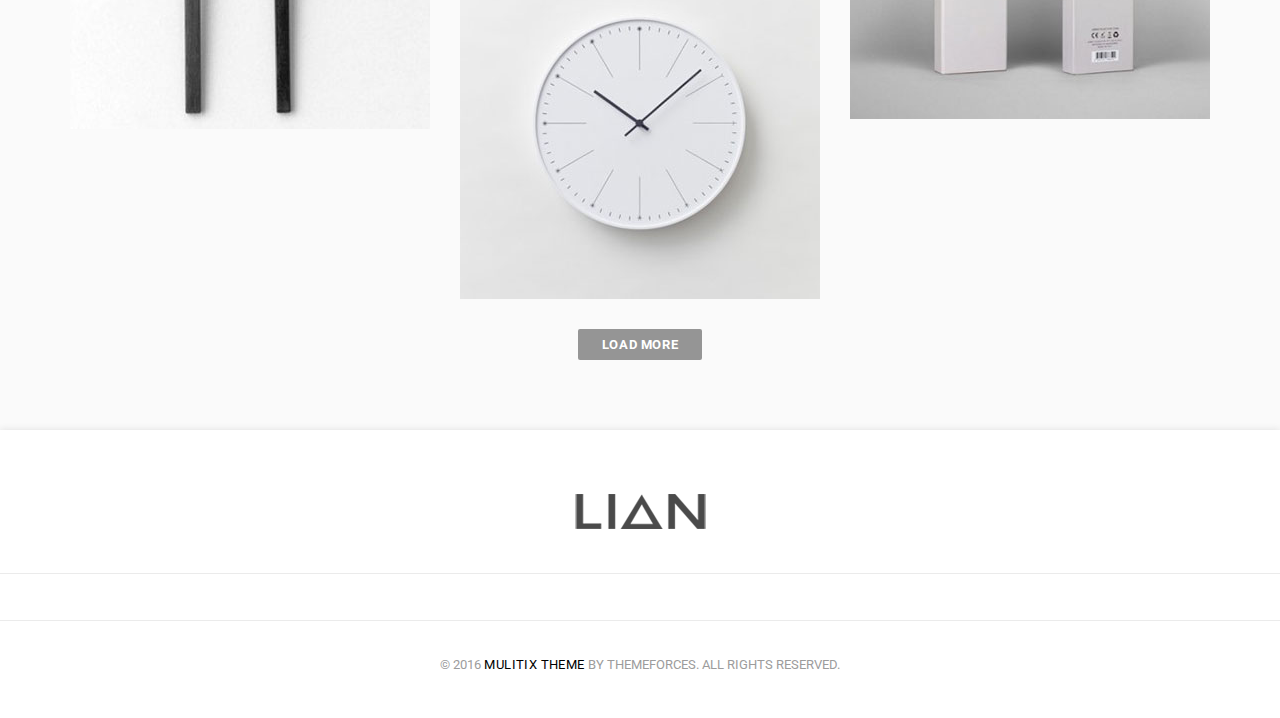
<file: portfolio.html>
<!doctype html>
<html>
    <head>
       <meta charset="utf-8">
       <meta name="viewport" content="width=device-width, inital-scale=1.0">
       <link href="https://fonts.googleapis.com/css?family=Roboto:300,400,700" rel="stylesheet">
       <link rel="stylesheet" href="https://use.fontawesome.com/releases/v5.8.1/css/all.css" integrity="sha384-50oBUHEmvpQ+1lW4y57PTFmhCaXp0ML5d60M1M7uH2+nqUivzIebhndOJK28anvf" crossorigin="anonymous">
       <link href="./css/main.css" rel="stylesheet">
       <title>Верстка. Шаблон Lian.</title>
    </head>
    <body>
      <div class="page">
          <header class="header">
              <div class="header__block">
                  <div class="header__logo logo">
                      <a href="index.html" class="logo__link">
                        <img src="img/logo/logo.gif" class="logo__img" alt="logo">
                      </a>
                  </div>
                <nav class="header__nav nav">
                  <div class="nav__burger">
                    <span class="nav__burger-line"></span>
                    <span class="nav__burger-line"></span>
                    <span class="nav__burger-line"></span>
                    <span class="nav__burger-line"></span>
                  </div>
                  <ul class="nav__list">
                    <li class="nav__item"><a href="index.html" class="nav__link">Home</a></li>
                    <li class="nav__item"><a href="about.html" class="nav__link">About</a></li>
                    <li class="nav__item"><a href="single_post.html" class="nav__link">Post</a></li>
                    <li class="nav__item"><a href="portfolio.html" class="nav__link nav__link_active">Portfolio</a></li>
                    <li class="nav__item"><a href="blog.html" class="nav__link">Blog</a></li>
                    <li class="nav__item"><a href="contact.html" class="nav__link">Contact</a></li>
                    <li class="nav__item"><a href="#" class="nav__link"><i class="fas fa-search"></i></a></li>
                  </ul>
                </nav>
              </div>   
            </header>  

        <section class="page__banner banner">
          <div class="banner__item" style="background-image: url(./img/banner/lates_project.jpg)">
            <div class="banner__content">
              <p class="banner__title">LATEST PROJECTS</p>
              <p class="banner__text">We Deliver Quality</p>
            </div>
          </div>
        </section>  
                    
        <div class="page__containter">
            <section class="menu">
              <ul class="menu__list">
                <li class="menu__item"> <a href="#" class="menu__link menu__link_active">All</a></li>
                <li class="menu__item"> <a href="#" class="menu__link">Logo</a></li>
                <li class="menu__item"> <a href="#" class="menu__link">Mobile App</a></li>
                <li class="menu__item"> <a href="#" class="menu__link">WordPress</a></li>
                <li class="menu__item"> <a href="#" class="menu__link">Web Design</a></li>
                <li class="menu__item"> <a href="#" class="menu__link">UI/IX</a></li>
                <li class="menu__item"> <a href="#" class="menu__link">Branding</a></li>
              </ul>
            </section>
              <main class="portfolio">
                <ul class="portfolio__list">
                  <li class="portfolio__item">
                    <a href="#" class="portfolio__link">
                      <img class="portfolio__img" src="img/portfolio/b23.jpg" alt="bottle nomber 23" >
                      <div class="portfolio__cover"></div>
                    </a>
                  </li>
                  <li class="portfolio__item">
                    <a href="#" class="portfolio__link">
                      <img class="portfolio__img" src="img/portfolio/table.jpg" alt="table" >
                      <div class="portfolio__cover"></div>
                    </a>
                  </li>
                  <li class="portfolio__item">
                    <a href="#" class="portfolio__link">
                      <img class="portfolio__img" src="img/portfolio/4table.jpg" alt="four table" >
                      <div class="portfolio__cover"></div>
                    </a>
                  </li>
                  <li class="portfolio__item">
                    <a href="#" class="portfolio__link">
                      <img class="portfolio__img" src="img/portfolio/clock.jpg" alt="clock" >
                      <div class="portfolio__cover"></div>
                    </a>
                  </li>
                  <li class="portfolio__item">
                    <a href="#" class="portfolio__link">
                      <img class="portfolio__img" src="img/portfolio/lamp.jpg" alt="lamp" >
                      <div class="portfolio__cover"></div>
                    </a>
                  </li>
                  <li class="portfolio__item">
                    <a href="#" class="portfolio__link">
                      <img class="portfolio__img" src="img/portfolio/visitingcard.jpg" alt="business card" >
                      <div class="portfolio__cover"></div>
                    </a>
                  </li>
                  <li class="portfolio__item">
                    <a href="#" class="portfolio__link">
                      <img class="portfolio__img" src="img/portfolio/chair.jpg" alt="chair" >
                      <div class="portfolio__cover"></div>
                    </a>
                  </li>
                  <li class="portfolio__item">
                    <a href="#" class="portfolio__link">
                      <img class="portfolio__img" src="img/portfolio/forkspoon.jpg" alt="fork and spoon" >
                      <div class="portfolio__cover"></div>
                    </a>
                  </li>
                  <li class="portfolio__item">
                    <a href="#" class="portfolio__link">
                      <img class="portfolio__img" src="img/portfolio/iconikinox.jpg" alt="iconikinox" >
                      <div class="portfolio__cover"></div>
                    </a>
                  </li>
                  <li class="portfolio__item">
                    <a href="#" class="portfolio__link">
                      <img class="portfolio__img" src="img/portfolio/bigclock.jpg" alt="big clock" >
                      <div class="portfolio__cover"></div>
                    </a>
                  </li>
                </ul>
                <div class="portfolio__footer">
                  <button class="button button_light">Load more</button>
                </div>
            </div>
  
            <footer class="footer">
              <div class="footer__logo logo">
                  <a href="index.html" class="logo__link">
                    <img src="img/logo/logo.gif" class="logo__img" alt="logo">
                  </a>
              </div>
              <div class="footer__social social">
                <ul class="social__list">
                  <li class="social__item">
                    <a href="#" class="social__link social__link_facebook">
                        <i class="fab fa-facebook-f"></i>
                    </a>
                  </li>
                  <li class="social__item">
                      <a href="#" class="social__link social__link_googleplus">
                          <i class="fab fa-google-plus-g"></i>
                      </a>
                  </li>
                  <li class="social__item">
                    <a href="#" class="social__link social__link_twitter">
                        <i class="fab fa-twitter"></i>
                    </a>
                  </li>
                  <li class="social__item">
                    <a href="#" class="social__link social__link_linkedin">
                        <i class="fab fa-linkedin-in"></i>
                    </a>
                  </li>
                  <li class="social__item">
                    <a href="#" class="social__link social__link_basket">
                        <i class="fab fa-dribbble"></i>
                    </a>
                  </li>
                  <li class="social__item">
                    <a href="#" class="social__link social__link_pinterest">
                        <i class="fab fa-pinterest-p"></i>
                    </a>
                  </li>
                  <li class="social__item">
                    <a href="#" class="social__link social__link_instagram">
                        <i class="fab fa-instagram"></i>
                    </a>
                  </li>
                </ul>
              </div>  
              <div class="footer__copyright copyright">
                <div class="copyright__text">© 2016 
                  <a href="#" class="copyright__link">Mulitix Theme</a> 
                by ThemeForces. All Rights Reserved.</div>
              </div>
            </footer>
  
        </div>
        <script src="./js/scripts.js"></script>
      </body>
  </html>
</file>
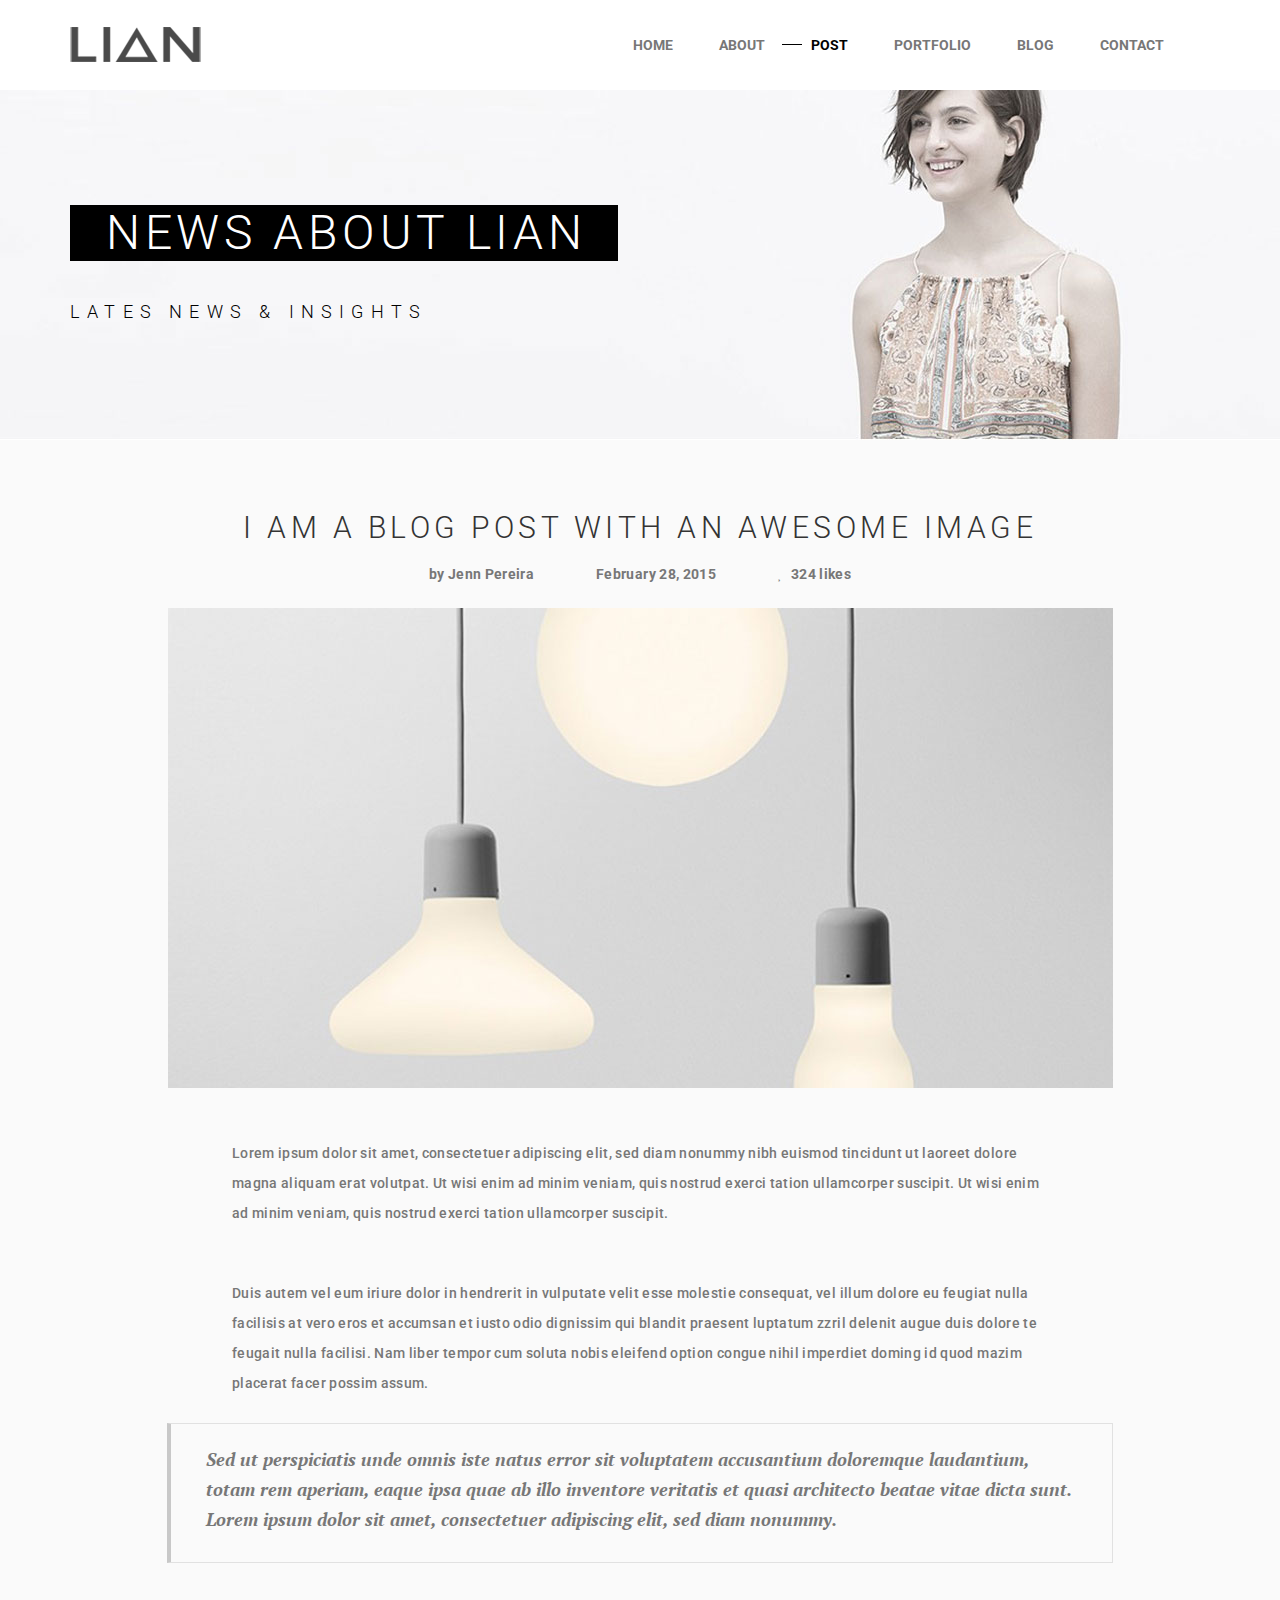
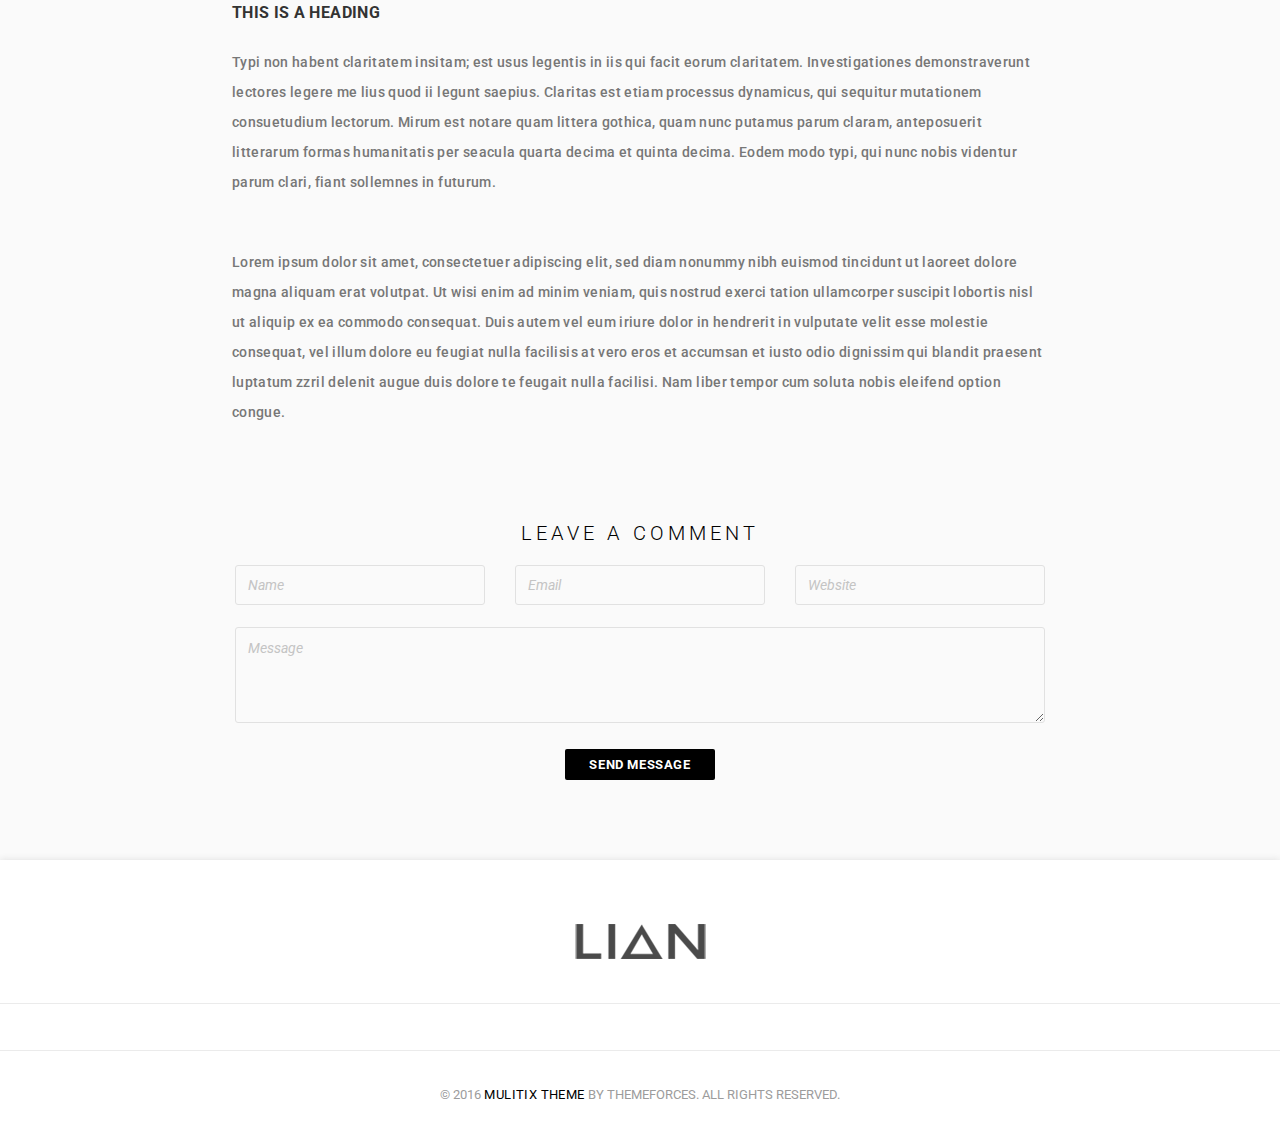
<file: single_post.html>
<!doctype html>
<html>
    <head>
      <meta name="viewport" content="width=device-width, inital-scale=1.0">
      <link href="https://fonts.googleapis.com/css?family=Roboto:300,400,700" rel="stylesheet">
      <link href="https://fonts.googleapis.com/css?family=PT+Serif:400i,700i" rel="stylesheet">
      <link rel="stylesheet" href="https://use.fontawesome.com/releases/v5.8.1/css/all.css" integrity="sha384-50oBUHEmvpQ+1lW4y57PTFmhCaXp0ML5d60M1M7uH2+nqUivzIebhndOJK28anvf" crossorigin="anonymous">
      <link href="./css/main.css" rel="stylesheet">
       <title>Верстка. Шаблон Lian.</title>
    </head>
    <body>
      <div class="page">
          <header class="header">
              <div class="header__block">
                  <div class="header__logo logo">
                      <a href="index.html" class="logo__link">
                        <img src="img/logo/logo.gif" class="logo__img" alt="logo">
                      </a>
                  </div>
                <nav class="header__nav nav">
                  <div class="nav__burger">
                    <span class="nav__burger-line"></span>
                    <span class="nav__burger-line"></span>
                    <span class="nav__burger-line"></span>
                    <span class="nav__burger-line"></span>
                  </div>
                  <ul class="nav__list">
                    <li class="nav__item"><a href="index.html" class="nav__link">Home</a></li>
                    <li class="nav__item"><a href="about.html" class="nav__link">About</a></li>
                    <li class="nav__item"><a href="single_post.html" class="nav__link nav__link_active">Post</a></li>
                    <li class="nav__item"><a href="portfolio.html" class="nav__link">Portfolio</a></li>
                    <li class="nav__item"><a href="blog.html" class="nav__link">Blog</a></li>
                    <li class="nav__item"><a href="contact.html" class="nav__link">Contact</a></li>
                    <li class="nav__item"><a href="#" class="nav__link"><i class="fas fa-search"></i></a></li>
                  </ul>
                </nav>
              </div>   
            </header>

            <section class="page__banner banner">
              <div class="banner__item" style="background-image: url(./img/banner/news_about_lian.jpg)">
                <div class="banner__content">
                  <p class="banner__title">News about lian</p>
                  <p class="banner__text">Lates news & insights</p>
                </div>
              </div>
            </section>

            <main class="page__containter single-post">
              <h1 class="single-post__header-title">I am a Blog Post with an Awesome Image</h1>    
              <div class="single-post__header-list">
                <div class="single-post__header-item">
                  <span class="single-post__header-text">by Jenn Pereira</span>
                </div>
                <div class="single-post__header-item">
                  <span class="single-post__header-text">February 28, 2015</span>
                </div>
                <div class="single-post__header-item">
                  <span class="single-post__header-text single-post__header-text_likes">324 likes</span>
                </div>
              </div>
              <img class="single-post__img" src="img/single_post/single_post.jpg" alt="lamps">
              <p class="single-post__text">Lorem ipsum dolor sit amet, consectetuer adipiscing elit, sed diam nonummy nibh euismod tincidunt 
                ut laoreet dolore magna aliquam erat volutpat. Ut wisi enim ad minim veniam, quis nostrud exerci tation 
                ullamcorper suscipit. Ut wisi enim ad minim veniam, quis nostrud exerci tation ullamcorper suscipit.
              </p>
              <p class="single-post__text">Duis autem vel eum iriure dolor in hendrerit in vulputate velit esse molestie consequat, vel illum dolore 
                eu feugiat nulla facilisis at vero eros et accumsan et iusto odio dignissim qui blandit praesent luptatum 
                zzril delenit augue duis dolore te feugait nulla facilisi. Nam liber tempor cum soluta nobis eleifend option 
                congue nihil imperdiet doming id quod mazim placerat facer possim assum.
              </p>
              <blockquote class="single-post__blockquote blockquote">
                <p class="blockquote__text">
                  Sed ut perspiciatis unde omnis iste natus error sit voluptatem accusantium doloremque laudantium, totam rem 
                  aperiam, eaque ipsa quae ab illo inventore veritatis et quasi architecto beatae vitae dicta sunt. Lorem ipsum 
                  dolor sit amet, consectetuer adipiscing elit, sed diam nonummy.
                </p>
              </blockquote>
              <h2 class="single-post__heading">This is a Heading</h2>
              <p class="single-post__text">Typi non habent claritatem insitam; est usus legentis in iis qui facit eorum claritatem. Investigationes demonstraverunt 
                lectores legere me lius quod ii legunt saepius. Claritas est etiam processus dynamicus, qui sequitur mutationem consuetudium 
                lectorum. Mirum est notare quam littera gothica, quam nunc putamus parum claram, anteposuerit litterarum formas humanitatis per 
                seacula quarta decima et quinta decima. Eodem modo typi, qui nunc nobis videntur parum clari, fiant sollemnes in futurum.
              </p>
              <p class="single-post__text">Lorem ipsum dolor sit amet, consectetuer adipiscing elit, sed diam nonummy nibh euismod tincidunt ut laoreet dolore magna aliquam 
                erat volutpat. Ut wisi enim ad minim veniam, quis nostrud exerci tation ullamcorper suscipit lobortis nisl ut aliquip ex ea 
                commodo consequat. Duis autem vel eum iriure dolor in hendrerit in vulputate velit esse molestie consequat, vel illum dolore eu 
                feugiat nulla facilisis at vero eros et accumsan et iusto odio dignissim qui blandit praesent luptatum zzril delenit augue duis 
                dolore te feugait nulla facilisi. Nam liber tempor cum soluta nobis eleifend option congue.
              </p>   
              <div class="single-post__comment comment">
                <h3 class="comment__title">Leave a comment</h3>
                <form class="comment__form-comment form-comment" action="#" method="post">
                  <div class="form-comment__list">
                    <input class="form-comment__input" type="text" name="name" placeholder="Name" required>
                    <input class="form-comment__input" type="text" name="email" placeholder="Email" required>
                    <input class="form-comment__input" type="text" name="website" placeholder="Website" required>
                  </div>
                  <div class="form-comment__block">
                    <textarea class="form-comment__textarea" name="message" cols="30" rows="5" placeholder="Message" required></textarea>
                  </div>
                  <div class="form-comment__block">
                    <button class="button" type="submit">Send message</button>
                  </div>
                </form>
              </div>
            </main>

            <footer class="footer">
              <div class="footer__logo logo">
                  <a href="index.html" class="logo__link">
                    <img src="img/logo/logo.gif" class="logo__img" alt="logo">
                  </a>
              </div>
              <div class="footer__social social">
                <ul class="social__list">
                  <li class="social__item">
                    <a href="#" class="social__link social__link_facebook">
                        <i class="fab fa-facebook-f"></i>
                    </a>
                  </li>
                  <li class="social__item">
                      <a href="#" class="social__link social__link_googleplus">
                          <i class="fab fa-google-plus-g"></i>
                      </a>
                  </li>
                  <li class="social__item">
                    <a href="#" class="social__link social__link_twitter">
                        <i class="fab fa-twitter"></i>
                    </a>
                  </li>
                  <li class="social__item">
                    <a href="#" class="social__link social__link_linkedin">
                        <i class="fab fa-linkedin-in"></i>
                    </a>
                  </li>
                  <li class="social__item">
                    <a href="#" class="social__link social__link_basket">
                        <i class="fab fa-dribbble"></i>
                    </a>
                  </li>
                  <li class="social__item">
                    <a href="#" class="social__link social__link_pinterest">
                        <i class="fab fa-pinterest-p"></i>
                    </a>
                  </li>
                  <li class="social__item">
                    <a href="#" class="social__link social__link_instagram">
                        <i class="fab fa-instagram"></i>
                    </a>
                  </li>
                </ul>
              </div>  
              <div class="footer__copyright copyright">
                <div class="copyright__text">© 2016 
                  <a href="#" class="copyright__link">Mulitix Theme</a> 
                by ThemeForces. All Rights Reserved.</div>
              </div>
            </footer>
      </div>
      <script src="./js/scripts.js"></script>
    </body>
</html>
</file>
<file: css/main.css>
/**
 * Owl Carousel v2.2.1
 * Copyright 2013-2017 Saurabh Sharma
 * Licensed under  ()
 */
.owl-carousel, .owl-carousel .owl-item {
  -webkit-tap-highlight-color: transparent;
  position: relative; }

.owl-carousel {
  display: none;
  width: 100%;
  z-index: 1; }

.owl-carousel .owl-stage {
  position: relative;
  -ms-touch-action: pan-Y;
  -moz-backface-visibility: hidden; }

.owl-carousel .owl-stage:after {
  content: ".";
  display: block;
  clear: both;
  visibility: hidden;
  line-height: 0;
  height: 0; }

.owl-carousel .owl-stage-outer {
  position: relative;
  overflow: hidden;
  -webkit-transform: translate3d(0, 0, 0); }

.owl-carousel .owl-item, .owl-carousel .owl-wrapper {
  -webkit-backface-visibility: hidden;
  -moz-backface-visibility: hidden;
  -ms-backface-visibility: hidden;
  -webkit-transform: translate3d(0, 0, 0);
  -moz-transform: translate3d(0, 0, 0);
  -ms-transform: translate3d(0, 0, 0); }

.owl-carousel .owl-item {
  min-height: 1px;
  float: left;
  -webkit-backface-visibility: hidden;
  -webkit-touch-callout: none; }

.owl-carousel .owl-item img {
  display: block;
  width: 100%; }

.owl-carousel .owl-dots.disabled, .owl-carousel .owl-nav.disabled {
  display: none; }

.no-js .owl-carousel, .owl-carousel.owl-loaded {
  display: block; }

.owl-carousel .owl-dot, .owl-carousel .owl-nav .owl-next, .owl-carousel .owl-nav .owl-prev {
  cursor: pointer;
  cursor: hand;
  -webkit-user-select: none;
  -moz-user-select: none;
  -ms-user-select: none;
  user-select: none; }

.owl-carousel.owl-loading {
  opacity: 0;
  display: block; }

.owl-carousel.owl-hidden {
  opacity: 0; }

.owl-carousel.owl-refresh .owl-item {
  visibility: hidden; }

.owl-carousel.owl-drag .owl-item {
  -webkit-user-select: none;
  -moz-user-select: none;
  -ms-user-select: none;
  user-select: none; }

.owl-carousel.owl-grab {
  cursor: move;
  cursor: -webkit-grab;
  cursor: grab; }

.owl-carousel.owl-rtl {
  direction: rtl; }

.owl-carousel.owl-rtl .owl-item {
  float: right; }

.owl-carousel .animated {
  -webkit-animation-duration: 1s;
          animation-duration: 1s;
  -webkit-animation-fill-mode: both;
          animation-fill-mode: both; }

.owl-carousel .owl-animated-in {
  z-index: 0; }

.owl-carousel .owl-animated-out {
  z-index: 1; }

.owl-carousel .fadeOut {
  -webkit-animation-name: fadeOut;
          animation-name: fadeOut; }

@-webkit-keyframes fadeOut {
  0% {
    opacity: 1; }
  100% {
    opacity: 0; } }

@keyframes fadeOut {
  0% {
    opacity: 1; }
  100% {
    opacity: 0; } }

.owl-height {
  transition: height .5s ease-in-out; }

.owl-carousel .owl-item .owl-lazy {
  opacity: 0;
  transition: opacity .4s ease; }

.owl-carousel .owl-item img.owl-lazy {
  -webkit-transform-style: preserve-3d;
          transform-style: preserve-3d; }

.owl-carousel .owl-video-wrapper {
  position: relative;
  height: 100%;
  background: #000; }

.owl-carousel .owl-video-play-icon {
  position: absolute;
  height: 80px;
  width: 80px;
  left: 50%;
  top: 50%;
  margin-left: -40px;
  margin-top: -40px;
  background: url(owl.video.play.png) no-repeat;
  cursor: pointer;
  z-index: 1;
  -webkit-backface-visibility: hidden;
  transition: -webkit-transform .1s ease;
  transition: transform .1s ease;
  transition: transform .1s ease, -webkit-transform .1s ease; }

.owl-carousel .owl-video-play-icon:hover {
  -webkit-transform: scale(1.3, 1.3);
          transform: scale(1.3, 1.3); }

.owl-carousel .owl-video-playing .owl-video-play-icon, .owl-carousel .owl-video-playing .owl-video-tn {
  display: none; }

.owl-carousel .owl-video-tn {
  opacity: 0;
  height: 100%;
  background-position: center center;
  background-repeat: no-repeat;
  background-size: contain;
  transition: opacity .4s ease; }

.owl-carousel .owl-video-frame {
  position: relative;
  z-index: 1;
  height: 100%;
  width: 100%; }

/**
 * Owl Carousel v2.2.1
 * Copyright 2013-2017 Saurabh Sharma
 * Licensed under  ()
 */
.owl-theme .owl-dots, .owl-theme .owl-nav {
  text-align: center;
  -webkit-tap-highlight-color: transparent; }

.owl-theme .owl-nav {
  margin-top: 10px; }

.owl-theme .owl-nav [class*=owl-] {
  color: #FFF;
  font-size: 14px;
  margin: 5px;
  padding: 4px 7px;
  background: #D6D6D6;
  display: inline-block;
  cursor: pointer;
  border-radius: 3px; }

.owl-theme .owl-nav [class*=owl-]:hover {
  background: #869791;
  color: #FFF;
  text-decoration: none; }

.owl-theme .owl-nav .disabled {
  opacity: .5;
  cursor: default; }

.owl-theme .owl-nav.disabled + .owl-dots {
  margin-top: 10px; }

.owl-theme .owl-dots .owl-dot {
  display: inline-block;
  zoom: 1; }

.owl-theme .owl-dots .owl-dot span {
  width: 10px;
  height: 10px;
  margin: 5px 7px;
  background: #D6D6D6;
  display: block;
  -webkit-backface-visibility: visible;
  transition: opacity .2s ease;
  border-radius: 30px; }

.owl-theme .owl-dots .owl-dot.active span, .owl-theme .owl-dots .owl-dot:hover span {
  background: #869791; }

html {
  box-sizing: border-box; }

*, *:before, *:after {
  box-sizing: inherit; }

* {
  -webkit-font-smoothing: antialiased;
  -moz-osx-font-smoothing: grayscale; }

body {
  margin: 0;
  padding: 0; }

.page {
  margin: 0 auto;
  width: 100%;
  background-color: #fafafa; }
  .page__containter {
    margin: 0 auto;
    width: 100%;
    max-width: 1140px; }
  .page__slider {
    margin-top: 0;
    margin-bottom: 33px;
    margin-left: auto;
    margin-right: auto; }
  .page__banner {
    margin-top: 0;
    margin-bottom: 70px;
    margin-left: auto;
    margin-right: auto; }

.button {
  border: none;
  font: inherit;
  color: inherit;
  background-color: transparent;
  cursor: pointer;
  font-family: Roboto, sans-serif;
  font-size: 13px;
  font-weight: bold;
  text-transform: uppercase;
  background-color: #000000;
  color: #ffffff;
  padding: 8px 24px;
  border-radius: 2px;
  letter-spacing: 0.6px; }
  .button_light {
    background-color: #959595;
    color: #ffffff; }

.header {
  display: flex;
  width: 100%;
  justify-content: center;
  box-shadow: 0px 3px 5px -1px #dedede;
  background-color: #ffffff; }
  .header__block {
    display: flex;
    flex-direction: row;
    width: 100%;
    max-width: 1140px;
    justify-content: space-between;
    align-items: center;
    flex-wrap: nowrap;
    background-color: #ffffff;
    padding-top: 27px;
    padding-bottom: 28px; }
    @media (max-width: 1200px) {
      .header__block {
        padding-left: 50px;
        padding-right: 50px; } }

.logo__img {
  display: block; }

.nav {
  position: relative; }
  .nav__burger {
    display: none;
    width: 45px;
    height: 35px;
    position: relative;
    cursor: pointer; }
    @media (max-width: 960px) {
      .nav__burger {
        display: block; } }
  .nav__burger-line {
    display: block;
    position: absolute;
    height: 5px;
    width: 100%;
    background: #333333;
    border-radius: 10px;
    opacity: 1;
    left: 0;
    -webkit-transform: rotate(0deg);
            transform: rotate(0deg);
    transition: .25s ease-in-out; }
    .nav__burger-line:nth-child(1) {
      top: 5px; }
    .nav__burger-line:nth-child(2) {
      top: 15px; }
    .nav__burger-line:nth-child(3) {
      top: 15px; }
    .nav__burger-line:nth-child(4) {
      top: 25px; }
    .nav__burger-line_open:nth-child(1) {
      top: 17px;
      width: 0%;
      left: 50%; }
    .nav__burger-line_open:nth-child(2) {
      -webkit-transform: rotate(45deg);
              transform: rotate(45deg); }
    .nav__burger-line_open:nth-child(3) {
      -webkit-transform: rotate(-45deg);
              transform: rotate(-45deg); }
    .nav__burger-line_open:nth-child(4) {
      top: 17px;
      width: 0%;
      left: 50%; }
  .nav__list {
    display: flex;
    margin: 0;
    padding: 0;
    list-style: none; }
    @media (max-width: 960px) {
      .nav__list {
        display: none; } }
    @media (max-width: 960px) {
      .nav__list_burger {
        position: absolute;
        display: flex;
        flex-direction: column;
        list-style: none;
        top: 40px;
        left: -150px;
        right: 0px;
        z-index: 2; } }
  .nav__item {
    position: relative;
    padding-left: 46px; }
    @media (max-width: 960px) {
      .nav__item {
        padding-top: 5px;
        padding-bottom: 5px;
        background-color: black; } }
  .nav__link {
    font-family: 'Roboto', sans-serif;
    font-size: 14px;
    font-weight: bold;
    text-transform: uppercase;
    color: #777777;
    background-color: #FFFFFF;
    text-decoration: none; }
    .nav__link:hover {
      color: black; }
    @media (max-width: 960px) {
      .nav__link {
        font-size: 20px;
        color: #ffffff;
        background-color: transparent; }
        .nav__link:hover {
          color: #777777; } }
  .nav__link_active {
    color: #000000; }
    .nav__link_active:before {
      position: absolute;
      content: "";
      height: 1px;
      width: 20px;
      left: 17px;
      top: 8px;
      background: black; }
    @media (max-width: 960px) {
      .nav__link_active {
        color: #777777; }
        .nav__link_active:before {
          top: 16px;
          background: #777777; } }

.slider__item {
  background-repeat: no-repeat;
  background-size: cover;
  background-position: center; }

.slider__content {
  display: flex;
  justify-content: center;
  align-content: space-between;
  align-items: center;
  flex-direction: column;
  text-align: center;
  padding-top: 260px;
  padding-bottom: 280px; }

.slider__title {
  margin: 0;
  margin-bottom: 32px;
  padding-left: 44px;
  padding-right: 38px;
  padding-top: 4px;
  padding-bottom: 4px;
  font-family: Roboto, sans-serif;
  font-weight: 300;
  font-size: 48px;
  letter-spacing: 4.7px;
  line-height: 48px;
  color: #ffffff;
  text-transform: uppercase;
  background-color: #000000; }

.slider__text {
  margin: 0;
  padding-left: 11px;
  font-family: Roboto, sans-serif;
  font-weight: 300;
  font-size: 18px;
  letter-spacing: 7.2px;
  color: #000000;
  text-transform: uppercase; }

.owl-nav {
  display: flex;
  justify-content: space-between;
  position: absolute;
  top: 50%;
  -webkit-transform: translate(0, -50%);
          transform: translate(0, -50%);
  left: 111px;
  right: 111px; }

.owl-prev {
  position: relative;
  border-radius: 100%;
  cursor: pointer;
  background-color: black;
  height: 42px;
  width: 42px; }
  .owl-prev:after {
    position: absolute;
    content: "";
    top: 13px;
    left: 17px;
    color: white;
    border-right: 1px solid;
    border-bottom: 1px solid;
    height: 16px;
    width: 16px;
    -webkit-transform: rotate(135deg);
            transform: rotate(135deg); }

.owl-next {
  position: relative;
  border-radius: 100%;
  cursor: pointer;
  background-color: black;
  height: 42px;
  width: 42px; }
  .owl-next:after {
    position: absolute;
    content: "";
    top: 13px;
    left: 10px;
    color: white;
    border-right: 1px solid;
    border-bottom: 1px solid;
    height: 16px;
    width: 16px;
    -webkit-transform: rotate(-45deg);
            transform: rotate(-45deg); }

.owl-dots {
  display: flex;
  justify-content: center;
  position: absolute;
  width: 100%;
  left: 0px;
  bottom: 46px;
  margin-bottom: 10px;
  text-align: center; }
  .owl-dots .owl-dot {
    display: inline-block;
    margin: 0 5px;
    width: 14px;
    height: 14px;
    border: 4px solid white;
    border-radius: 50%;
    background-color: #ffffff;
    cursor: pointer;
    transition: background-color 0.2s; }
  .owl-dots .active {
    border: 4px solid black; }

.banner__item {
  background-repeat: no-repeat;
  background-size: cover;
  background-position: center; }

.banner__content {
  margin: 0 auto;
  max-width: 1140px;
  display: flex;
  align-content: space-between;
  align-items: flex-start;
  flex-direction: column;
  padding-top: 115px;
  padding-bottom: 118px; }

.banner__title {
  margin: 0;
  margin-bottom: 40px;
  padding-left: 36px;
  padding-right: 31px;
  padding-top: 4px;
  padding-bottom: 4px;
  font-family: Roboto, sans-serif;
  font-weight: 300;
  font-size: 48px;
  letter-spacing: 4.7px;
  line-height: 48px;
  color: #ffffff;
  text-transform: uppercase;
  background-color: #000000; }

.banner__text {
  margin: 0;
  font-family: Roboto, sans-serif;
  font-weight: 300;
  font-size: 18px;
  letter-spacing: 7.2px;
  color: #000000;
  text-transform: uppercase; }

.menu {
  padding-bottom: 33px; }
  .menu__list {
    display: flex;
    justify-content: center;
    margin: 0;
    padding-left: 0px;
    padding-top: 23px;
    padding-bottom: 23px;
    list-style: none;
    border-top: 1px solid #e1e1e1;
    border-bottom: 1px solid #e1e1e1; }
    @media (max-width: 900px) {
      .menu__list {
        flex-direction: column;
        align-items: center; } }
  .menu__item {
    position: relative;
    padding-left: 24px;
    padding-right: 24px; }
    @media (max-width: 900px) {
      .menu__item {
        padding-bottom: 10px; } }
    .menu__item:before {
      content: '';
      color: #e1e1e1;
      position: absolute;
      top: -1px;
      left: 0;
      border-left: 1px solid;
      height: 30px;
      width: 30px;
      -webkit-transform: rotate(20deg);
              transform: rotate(20deg); }
      @media (max-width: 900px) {
        .menu__item:before {
          display: none; } }
    .menu__item:first-child::before {
      content: '';
      border: none; }
  .menu__link {
    font-family: Roboto, sans-serif;
    font-size: 14px;
    font-weight: bold;
    text-transform: uppercase;
    color: #777777;
    text-decoration: none; }
    .menu__link:hover {
      color: black; }
    .menu__link_active {
      color: black; }

.portfolio__list {
  margin: 0;
  padding: 0;
  list-style: none; }

.portfolio__item {
  position: relative;
  width: 360px;
  margin-bottom: 30px; }
  @media (max-width: 370px) {
    .portfolio__item {
      width: 100%; } }

.portfolio__link {
  display: block; }
  .portfolio__link:hover .portfolio__cover {
    display: block; }

.portfolio__img {
  display: block;
  width: 100%;
  height: auto; }

.portfolio__cover {
  display: none;
  position: absolute;
  top: 0;
  bottom: 0;
  left: 0;
  right: 0;
  background-color: rgba(0, 0, 0, 0.5); }
  .portfolio__cover:before {
    content: '';
    color: #c9c9c9;
    position: absolute;
    top: 50%;
    left: 50%;
    -webkit-transform: translate(0, -49%);
            transform: translate(0, -49%);
    border-left: 2px solid;
    height: 40px;
    width: 40px; }
  .portfolio__cover:after {
    content: '';
    color: #c9c9c9;
    position: absolute;
    top: 50%;
    left: 50%;
    -webkit-transform: translate(-49%, 0);
            transform: translate(-49%, 0);
    border-top: 2px solid;
    height: 40px;
    width: 40px; }

.portfolio__footer {
  display: flex;
  justify-content: center;
  padding-bottom: 70px; }

.blog {
  display: flex;
  flex-direction: row;
  justify-content: space-between; }
  @media (max-width: 750px) {
    .blog {
      flex-direction: column; } }
  .blog__main {
    width: 760px; }
    @media (max-width: 770px) {
      .blog__main {
        width: 100%; } }
  .blog__sidebar {
    width: 360px; }
    @media (max-width: 370px) {
      .blog__sidebar {
        width: 100%; } }
  .blog__sidebar-search {
    padding-bottom: 25px; }
  .blog__sidebar-block {
    padding-bottom: 25px; }
  .blog__footer {
    display: flex;
    justify-content: center;
    padding-top: 35px;
    padding-bottom: 100px; }

.post {
  display: block;
  width: 360px;
  background-color: #ffffff;
  margin-bottom: 30px; }
  @media (max-width: 370px) {
    .post {
      width: 100%; } }
  .post__img {
    display: block;
    width: 100%;
    height: auto;
    -o-object-fit: cover;
       object-fit: cover; }
  .post__block {
    display: flex;
    flex-direction: column;
    align-items: flex-start;
    padding-left: 45px;
    padding-right: 35px;
    padding-bottom: 40px;
    padding-top: 30px; }
  .post__tag {
    margin-top: 0;
    margin-bottom: 30px; }
  .post__title-link {
    text-decoration: none; }
    .post__title-link:hover {
      color: #333333;
      text-decoration: underline; }
  .post__title {
    margin-top: 0px;
    font-family: Roboto, sans-serif;
    color: #333333;
    font-size: 20px;
    font-weight: 500; }
  .post__autor {
    font-family: Roboto, sans-serif;
    font-size: 13px;
    color: #cccccc;
    font-weight: bold; }
    .post__autor:before {
      display: inline-block;
      padding-right: 5px;
      font-style: normal;
      font-variant: normal;
      text-rendering: auto;
      font-family: "Font Awesome 5 Free";
      font-weight: 700;
      content: "\f007"; }
  .post__text {
    margin-top: 26px;
    margin-bottom: 0px;
    font-family: Roboto, sans-serif;
    font-size: 14px;
    color: #777777;
    line-height: 24px; }
  .post__footer {
    display: flex;
    width: 100%;
    flex-direction: row;
    justify-content: space-between;
    margin-top: 36px; }
  .post__date {
    font-family: Roboto, sans-serif;
    font-size: 13px;
    color: #9a9a9a; }
    .post__date:before {
      display: inline-block;
      padding-right: 5px;
      font-style: normal;
      font-variant: normal;
      text-rendering: auto;
      font-family: "Font Awesome 5 Free";
      font-weight: 500;
      content: "\f133"; }
  .post__icon {
    font-size: 13px;
    color: #cccccc;
    padding-left: 24px; }
    .post__icon:hover {
      color: #000000;
      cursor: pointer; }
  .post__img-link {
    display: block;
    position: relative; }
    .post__img-link .post__block {
      display: none; }
    .post__img-link:hover .post__block {
      display: flex;
      position: absolute;
      top: 0px;
      bottom: 0px;
      left: 0px;
      right: 0px;
      background-color: rgba(0, 0, 0, 0.8); }
    .post__img-link:hover .post__title {
      color: #ffffff; }
    .post__img-link:hover .post__text {
      color: #e5e5e5; }
    .post__img-link:hover .post__title {
      color: #ffffff; }

.search {
  position: relative;
  width: 100%;
  margin: 0 auto; }
  .search__input {
    width: 100%;
    padding-top: 20px;
    padding-bottom: 20px;
    padding-left: 28px;
    padding-right: 50px;
    border: none;
    outline: none;
    border-radius: 3px;
    font-family: Roboto, sans-serif;
    font-style: italic;
    font-size: 16px;
    color: #b7b7b7; }
    .search__input::-webkit-input-placeholder {
      color: #b7b7b7; }
    .search__input:-ms-input-placeholder {
      color: #b7b7b7; }
    .search__input::-ms-input-placeholder {
      color: #b7b7b7; }
    .search__input::placeholder {
      color: #b7b7b7; }
  .search__button {
    position: absolute;
    padding: 1px 6px;
    top: 12px;
    right: 10px;
    width: 34px;
    height: 34px;
    border: none;
    background: #999999;
    border-radius: 3px;
    cursor: pointer; }
    .search__button:before {
      content: "\f002";
      font-family: FontAwesome;
      font-size: 16px;
      color: #ffffff; }

.sidebar-block__header {
  display: flex;
  position: relative;
  justify-content: center;
  padding-top: 12px;
  padding-bottom: 8px;
  background-color: #ebebeb; }
  .sidebar-block__header:before {
    content: '';
    background-color: #ebebeb;
    color: #ebebeb;
    position: absolute;
    top: 100%;
    left: 50%;
    -webkit-transform: translate(-50%, -50%) rotate(45deg);
            transform: translate(-50%, -50%) rotate(45deg);
    border: 0px solid;
    height: 8px;
    width: 8px; }

.sidebar-block__title {
  margin: 0;
  font-family: Roboto, sans-serif;
  font-size: 18px;
  font-weight: 300;
  letter-spacing: 7px;
  text-transform: uppercase; }

.sidebar-block__content {
  background-color: #FFFFFF; }

.mini-post {
  display: flex;
  flex-direction: column;
  justify-content: center;
  padding-top: 25px;
  padding-bottom: 25px;
  padding-left: 25px;
  padding-right: 25px; }
  .mini-post__item {
    display: flex;
    padding-bottom: 25px;
    flex-direction: row;
    justify-content: space-between;
    text-decoration: none; }
    .mini-post__item:last-child {
      padding-bottom: 0px; }
    .mini-post__item:hover .mini-post__title {
      text-decoration: underline; }
  .mini-post__block-img {
    width: 90px; }
  .mini-post__img {
    display: block;
    width: 90px; }
  .mini-post__block-info {
    display: flex;
    flex-direction: column;
    justify-content: space-between;
    padding-left: 18px; }
  .mini-post__title {
    font-family: Roboto, sans-serif;
    font-size: 16px;
    font-weight: 500;
    color: #333333; }
  .mini-post__date {
    font-family: Roboto, sans-serif;
    font-size: 13px;
    font-weight: 300;
    color: #777777; }

.tags {
  display: flex;
  flex-direction: row;
  align-items: center;
  flex-wrap: wrap;
  height: 100%;
  padding-top: 30px;
  padding-right: 15px;
  padding-bottom: 25px;
  padding-left: 15px; }
  .tags__item {
    margin-left: 3px;
    margin-right: 3px;
    margin-top: 5px;
    margin-bottom: 5px; }

.tag {
  padding: 8px 16px;
  font-family: Roboto, sans-serif;
  font-size: 13px;
  color: #9c9c9c;
  border: 1px solid #eeeeee;
  border-radius: 3px;
  letter-spacing: 0;
  text-decoration: none;
  background-color: #ffffff; }
  .tag_active {
    background-color: black;
    color: #ffffff;
    border: 1px solid black; }
  .tag_post {
    font-weight: bold;
    text-transform: uppercase;
    background-color: black;
    color: #ffffff;
    border: 1px solid black; }

.insta-list {
  display: grid;
  grid-template-columns: repeat(auto-fit, minmax(50px, 100px));
  grid-gap: 5px;
  padding: 25px 25px; }
  .insta-list__img {
    display: block;
    width: 100px;
    height: auto;
    -o-object-fit: cover;
       object-fit: cover; }

.single-post {
  max-width: 946px;
  display: flex;
  flex-direction: column;
  align-items: center; }
  .single-post__header-title {
    margin: 0;
    font-family: Roboto, sans-serif;
    font-size: 30px;
    font-weight: 300;
    color: #333333;
    letter-spacing: 4.5px;
    text-transform: uppercase; }
    @media (max-width: 960px) {
      .single-post__header-title {
        padding-left: 20px; } }
  .single-post__header-list {
    padding-top: 20px;
    padding-bottom: 25px;
    display: flex;
    width: 100%;
    flex-direction: row;
    justify-content: center; }
  .single-post__header-item {
    padding-left: 31px;
    padding-right: 31px; }
  .single-post__header-text {
    font-family: Roboto, sans-serif;
    font-size: 14px;
    color: #777777;
    font-weight: 700;
    letter-spacing: 0.35px; }
    .single-post__header-text_likes:before {
      padding-right: 8px;
      display: inline-block;
      font-style: normal;
      font-variant: normal;
      text-rendering: auto;
      font-family: "Font Awesome 5 Free";
      content: "\f004";
      color: #777777;
      font-weight: 500; }
  .single-post__img {
    max-width: 100%;
    padding-bottom: 25px; }
  .single-post__text {
    margin: 0;
    padding-left: 65px;
    padding-right: 65px;
    padding-top: 25px;
    padding-bottom: 25px;
    font-family: Roboto, sans-serif;
    font-size: 14px;
    color: #777777;
    font-weight: 500;
    line-height: 30px;
    letter-spacing: 0.35px; }
    @media (max-width: 960px) {
      .single-post__text {
        padding-left: 30px;
        padding-right: 30px;
        font-size: 18px; } }
  .single-post__heading {
    margin: 0;
    padding-left: 65px;
    padding-top: 25px;
    align-self: flex-start;
    font-family: Roboto, sans-serif;
    font-size: 16px;
    color: #333333;
    font-weight: 700;
    letter-spacing: 0.35px;
    text-transform: uppercase; }
    @media (max-width: 960px) {
      .single-post__heading {
        padding-left: 30px;
        font-size: 20px; } }
  .single-post__blockquote {
    margin-left: 0px;
    margin-right: 0px;
    margin-top: 0px;
    margin-bottom: 15px; }
  .single-post__comment {
    max-width: 810px;
    padding-top: 69px;
    padding-bottom: 69px; }
    @media (max-width: 960px) {
      .single-post__comment {
        padding-left: 50px;
        padding-right: 50px; } }

.blockquote {
  padding-left: 35px;
  padding-right: 30px;
  padding-top: 20px;
  padding-bottom: 28px;
  border-left: 4px solid #c8c8c8;
  border-right: 1px solid #e1e1e1;
  border-top: 1px solid #e1e1e1;
  border-bottom: 1px solid #e1e1e1; }
  .blockquote__text {
    margin: 0;
    font-family: 'PT Serif', serif;
    font-style: italic;
    font-size: 18px;
    font-weight: 700;
    line-height: 30px;
    color: #777777; }

.comment {
  text-align: center;
  width: 100%; }
  .comment__title {
    margin: 0;
    padding-bottom: 20px;
    font-family: Roboto, sans-serif;
    font-size: 20px;
    color: #000000;
    font-weight: 300;
    letter-spacing: 4px;
    text-transform: uppercase; }

.form-comment__list {
  display: flex;
  flex-direction: row;
  justify-content: space-between;
  padding-bottom: 11px; }
  @media (max-width: 960px) {
    .form-comment__list {
      flex-direction: column; } }

.form-comment__input {
  width: 250px;
  height: 40px;
  padding-left: 12px;
  border: none;
  outline: none;
  background-color: #fafafa;
  border-radius: 3px;
  border-left: 1px solid #e1e1e1;
  border-right: 1px solid #e1e1e1;
  border-top: 1px solid #e1e1e1;
  border-bottom: 1px solid #e1e1e1;
  font-family: Roboto, sans-serif;
  font-style: italic;
  font-size: 14px;
  color: #c4c4c4; }
  .form-comment__input::-webkit-input-placeholder {
    color: #c4c4c4; }
  .form-comment__input:-ms-input-placeholder {
    color: #c4c4c4; }
  .form-comment__input::-ms-input-placeholder {
    color: #c4c4c4; }
  .form-comment__input::placeholder {
    color: #c4c4c4; }
  .form-comment__input:focus {
    border-left: 3px solid #c8c8c8;
    padding-left: 10px; }
  @media (max-width: 960px) {
    .form-comment__input {
      width: 100%;
      margin-bottom: 10px; } }

.form-comment__textarea {
  width: 100%;
  padding-top: 12px;
  resize: vertical;
  padding-left: 12px;
  border: none;
  outline: none;
  background-color: #fafafa;
  border-radius: 3px;
  border-left: 1px solid #e1e1e1;
  border-right: 1px solid #e1e1e1;
  border-top: 1px solid #e1e1e1;
  border-bottom: 1px solid #e1e1e1;
  font-family: Roboto, sans-serif;
  font-style: italic;
  font-size: 14px;
  color: #c4c4c4; }
  .form-comment__textarea::-webkit-input-placeholder {
    color: #c4c4c4; }
  .form-comment__textarea:-ms-input-placeholder {
    color: #c4c4c4; }
  .form-comment__textarea::-ms-input-placeholder {
    color: #c4c4c4; }
  .form-comment__textarea::placeholder {
    color: #c4c4c4; }
  .form-comment__textarea:focus {
    border-left: 3px solid #c8c8c8;
    padding-left: 10px; }

.form-comment__block {
  padding-top: 11px;
  padding-bottom: 11px; }

.footer {
  display: flex;
  flex-direction: column;
  align-items: center;
  width: 100%;
  box-shadow: 0px 0px 7px 0px #dedede;
  background-color: #ffffff; }
  .footer__block {
    display: flex;
    flex-direction: row;
    width: 100%;
    max-width: 1140px;
    justify-content: space-between;
    align-items: center;
    flex-wrap: nowrap;
    padding: 0px 0px;
    background-color: #ffffff;
    padding-top: 27px;
    padding-bottom: 28px; }
  .footer__logo {
    padding-top: 64px;
    padding-bottom: 44px; }
  .footer__copyright {
    padding-top: 36px;
    padding-bottom: 46px; }

.social {
  align-self: stretch;
  padding-top: 0;
  padding-bottom: 0;
  border-top: 1px solid #ebebeb;
  border-bottom: 1px solid #ebebeb; }
  .social__list {
    display: flex;
    justify-content: center;
    margin: 0;
    padding-top: 23px;
    padding-bottom: 23px;
    padding-left: 0px;
    padding-right: 0px;
    list-style: none; }
    @media (max-width: 500px) {
      .social__list {
        flex-direction: column;
        align-items: center; } }
  .social__item {
    position: relative;
    padding-right: 28px;
    padding-left: 28px; }
    @media (max-width: 500px) {
      .social__item {
        padding-top: 10px;
        padding-bottom: 10px; } }
  .social__link {
    font-family: Roboto, sans-serif;
    font-size: 14px;
    font-weight: bold;
    text-transform: uppercase;
    color: #777777;
    background-color: #FFFFFF;
    text-decoration: none; }
    .social__link:hover {
      color: black; }
    .social__link_active {
      color: black; }
    @media (max-width: 500px) {
      .social__link {
        font-size: 30px; } }

.copyright__text {
  font-family: Roboto, sans-serif;
  font-size: 13px;
  text-transform: uppercase;
  color: #9c9c9c; }

.copyright__link {
  letter-spacing: 0.4px;
  text-decoration: none;
  color: black; }

.about__story {
  display: flex;
  flex-direction: row; }
  @media (max-width: 960px) {
    .about__story {
      flex-direction: column; } }

.about__img {
  display: block;
  width: 100%;
  height: auto;
  -o-object-fit: cover;
     object-fit: cover; }

.about__block {
  padding-left: 54px; }
  @media (max-width: 1180px) {
    .about__block {
      padding-right: 30px; } }
  @media (max-width: 960px) {
    .about__block {
      padding-top: 30px;
      padding-left: 20px;
      padding-right: 20px; } }
  @media (max-width: 560px) {
    .about__block {
      padding-right: 30px; } }
  @media (max-width: 350px) {
    .about__block {
      padding-right: 40px; } }

.about__content-heading {
  font-family: Roboto, sans-serif;
  font-size: 18px;
  color: #000000;
  font-weight: 300;
  letter-spacing: 7.2px;
  text-transform: uppercase;
  margin-top: 9px;
  margin-bottom: 40px; }
  @media (max-width: 960px) {
    .about__content-heading {
      font-size: 22px; } }

.about__content-text {
  margin-top: 9px;
  margin-bottom: 45px;
  font-family: Roboto, sans-serif;
  font-size: 14px;
  color: #777777;
  font-weight: 500;
  letter-spacing: 0.35px;
  line-height: 30px; }
  @media (max-width: 960px) {
    .about__content-text {
      font-size: 18px; } }

.about__team {
  padding-top: 35px;
  padding-bottom: 75px; }

.section-title {
  display: block;
  padding-top: 60px;
  padding-bottom: 45px;
  text-align: center; }
  .section-title__heading {
    margin-top: 0;
    margin-button: 40px;
    font-family: Roboto, sans-serif;
    font-size: 30px;
    color: black;
    font-weight: 300;
    letter-spacing: 12px;
    text-transform: uppercase; }
  .section-title__text {
    padding-left: 275px;
    padding-right: 275px;
    font-family: Roboto, sans-serif;
    font-size: 14px;
    color: #777777;
    font-weight: 500;
    line-height: 30px;
    letter-spacing: 0.35px; }
    @media (max-width: 1060px) {
      .section-title__text {
        padding-left: 100px;
        padding-right: 100px; } }
    @media (max-width: 690px) {
      .section-title__text {
        padding-left: 20px;
        padding-right: 20px; } }

.skill__item {
  display: block;
  padding-bottom: 25px; }
  .skill__item:last-child {
    padding-bottom: 0px; }

.skill__name {
  display: block;
  padding-bottom: 15px;
  font-family: Roboto, sans-serif;
  font-size: 16px;
  font-weight: bold;
  color: #2f302f; }

.skill__line {
  position: relative;
  height: 10px;
  width: 100%;
  background-color: #ebebeb; }

.skill__result {
  position: absolute;
  top: 4px;
  right: 0;
  bottom: 4px;
  left: 3px;
  background-color: #a1a1a1;
  width: 50%; }

.skill__round {
  position: absolute;
  top: 50%;
  left: 50%;
  height: 12px;
  width: 12px;
  border: 4px solid black;
  background-color: #ffffff;
  border-radius: 50%;
  -webkit-transform: translate(0, -50%);
          transform: translate(0, -50%); }

.skill__flag {
  position: absolute;
  padding-top: 3px;
  padding-left: 9px;
  font-family: 'Lato', sans-serif;
  font-size: 12px;
  font-weight: 400;
  color: white;
  top: -36px;
  left: 50%;
  height: 21px;
  width: 40px;
  background-color: black;
  -webkit-transform: translate(15%, 0);
          transform: translate(15%, 0); }
  .skill__flag:before {
    position: absolute;
    content: "";
    top: 21px;
    left: 0;
    width: 0;
    height: 0;
    border-top: 7px solid black;
    border-right: 7px solid transparent; }

.card {
  display: grid;
  justify-content: center;
  grid-template-columns: repeat(auto-fit, minmax(300px, 356px));
  grid-gap: 29px; }
  .card__item {
    background-color: transparent; }
    .card__item_bg-white {
      background-color: #FFFFFF; }
  .card__block {
    padding-top: 30px;
    padding-right: 35px;
    padding-bottom: 25px;
    padding-left: 35px; }
  .card__img {
    display: block;
    width: 100%;
    height: auto;
    -o-object-fit: cover;
       object-fit: cover; }
  .card__heading {
    margin-top: 0px;
    margin-bottom: 5px;
    font-family: Roboto, sans-serif;
    font-size: 24px;
    color: #000000;
    font-weight: 300;
    letter-spacing: 0.96px;
    text-transform: uppercase; }
  .card__position {
    font-family: Roboto, sans-serif;
    font-size: 16px;
    color: #777777;
    font-weight: 700;
    letter-spacing: 0.4px; }
  .card__text {
    margin-top: 20px;
    margin-bottom: 0px;
    font-family: Roboto, sans-serif;
    font-size: 14px;
    color: #9c9c9c;
    font-weight: 500;
    line-height: 24px; }

.info {
  display: grid;
  grid-template-rows: 1fr;
  grid-template-columns: 1fr 2fr;
  grid-gap: 20px;
  justify-content: center;
  padding-bottom: 70px; }
  @media (max-width: 1140px) {
    .info {
      grid-template-columns: 1fr 1fr;
      padding-left: 50px;
      padding-right: 50px; } }
  @media (max-width: 780px) {
    .info {
      grid-template-columns: 1fr; } }
  .info__title {
    position: relative;
    padding-bottom: 70px; }
    .info__title:before {
      position: absolute;
      content: "";
      height: 2px;
      width: 60px;
      left: 0px;
      top: 85px;
      background: black; }
  .info__title-heading {
    margin-top: 0px;
    margin-bottom: 10px;
    font-family: Roboto, sans-serif;
    font-size: 30px;
    color: #000000;
    font-weight: 300;
    letter-spacing: 12px;
    text-transform: uppercase; }
  .info__title-text {
    font-family: Roboto, sans-serif;
    font-size: 16px;
    color: #777777;
    font-weight: 500;
    letter-spacing: 0.4px; }
  .info__hours-address {
    padding-bottom: 33px; }
  .info__tell-fax {
    padding-bottom: 11px; }
  .info__text {
    font-family: Roboto, sans-serif;
    font-size: 15px;
    color: #777777;
    font-weight: 500;
    letter-spacing: 0.38px; }
  .info__text-bold {
    font-family: Roboto, sans-serif;
    font-size: 15px;
    color: #000000;
    font-weight: 700;
    letter-spacing: 0.38px; }
  @media (max-width: 1140px) {
    .info__form-list {
      flex-direction: column; } }
  .info__form-input {
    width: 358px; }
    @media (max-width: 1140px) {
      .info__form-input {
        width: 100%;
        margin-bottom: 10px; } }

.values {
  padding-bottom: 40px; }
  .values__card {
    grid-template-columns: repeat(auto-fit, minmax(300px, 354px));
    grid-gap: 35px; }
  .values__img {
    width: 100%; }
  .values__heading {
    font-size: 18px;
    letter-spacing: 7.2px;
    line-height: 30px; }
  .values__item {
    background-color: #fafafa; }
  .values__block {
    padding-left: 0px;
    padding-right: 10px; }
</file>
<file: weather-app/style.css>
html {
  box-sizing: border-box; }

*, *:before, *:after {
  box-sizing: inherit; }

* {
  -webkit-font-smoothing: antialiased;
  -moz-osx-font-smoothing: grayscale; }
* {font-family: 'Open Sans', sans-serif;}



.page {
  margin: 0 auto;
  width: 100%;
  background-color: #ffffff; }
  .page__containter {
    margin: 0 auto;
    width: 100%;
    max-width: 350px; 
    background-color: #fafafa;}

.weatherbox {
  display: flex;
  flex-direction: column;}
  .weatherbox__card {
    display: flex;
    flex-direction: column;
    padding: 10px 10px;}
  .weatherbox__card-title{
    padding: 5px 5px;
    text-align: center;
    background-color: #FEBE3A;}
  .weatherbox__card-block{
    display: flex;
    flex-direction: row;}
   .weatherbox__card-icon{
    flex-grow: 1;
    flex-shrink: 1;
    flex-basis: 0;
    text-align: center;
    background-position: center center;
    background-color: #ffffff}
   .weatherbox__card-temp{
    flex-grow: 1;
    flex-shrink: 1;
    flex-basis: 0;
    text-align: center;
    font-size: 55px;
    font-weight: bold;
    font-family: 'Oswald', sans-serif;
    background-color: #ffffff}
    .weatherbox__card-cloud{
      padding-top: 10px;
      text-align: center;
      background-color: #ffffff
    }
    .weatherbox__card-wind{
      padding-top: 10px;
      padding-bottom: 10px;
      text-align: center;
      background-color: #ffffff
    }
  
.form {
  display: flex;
  flex-direction: row;
  flex-wrap: nowrap;
  justify-content: center;
  padding-top: 10px;
  padding-bottom: 10px;
  padding-left: 10px;
  padding-right: 10px;}
  .form__search {
    flex-grow: 1;
    margin-right: 10px;
    padding: 5px 5px;
  }
</file>
